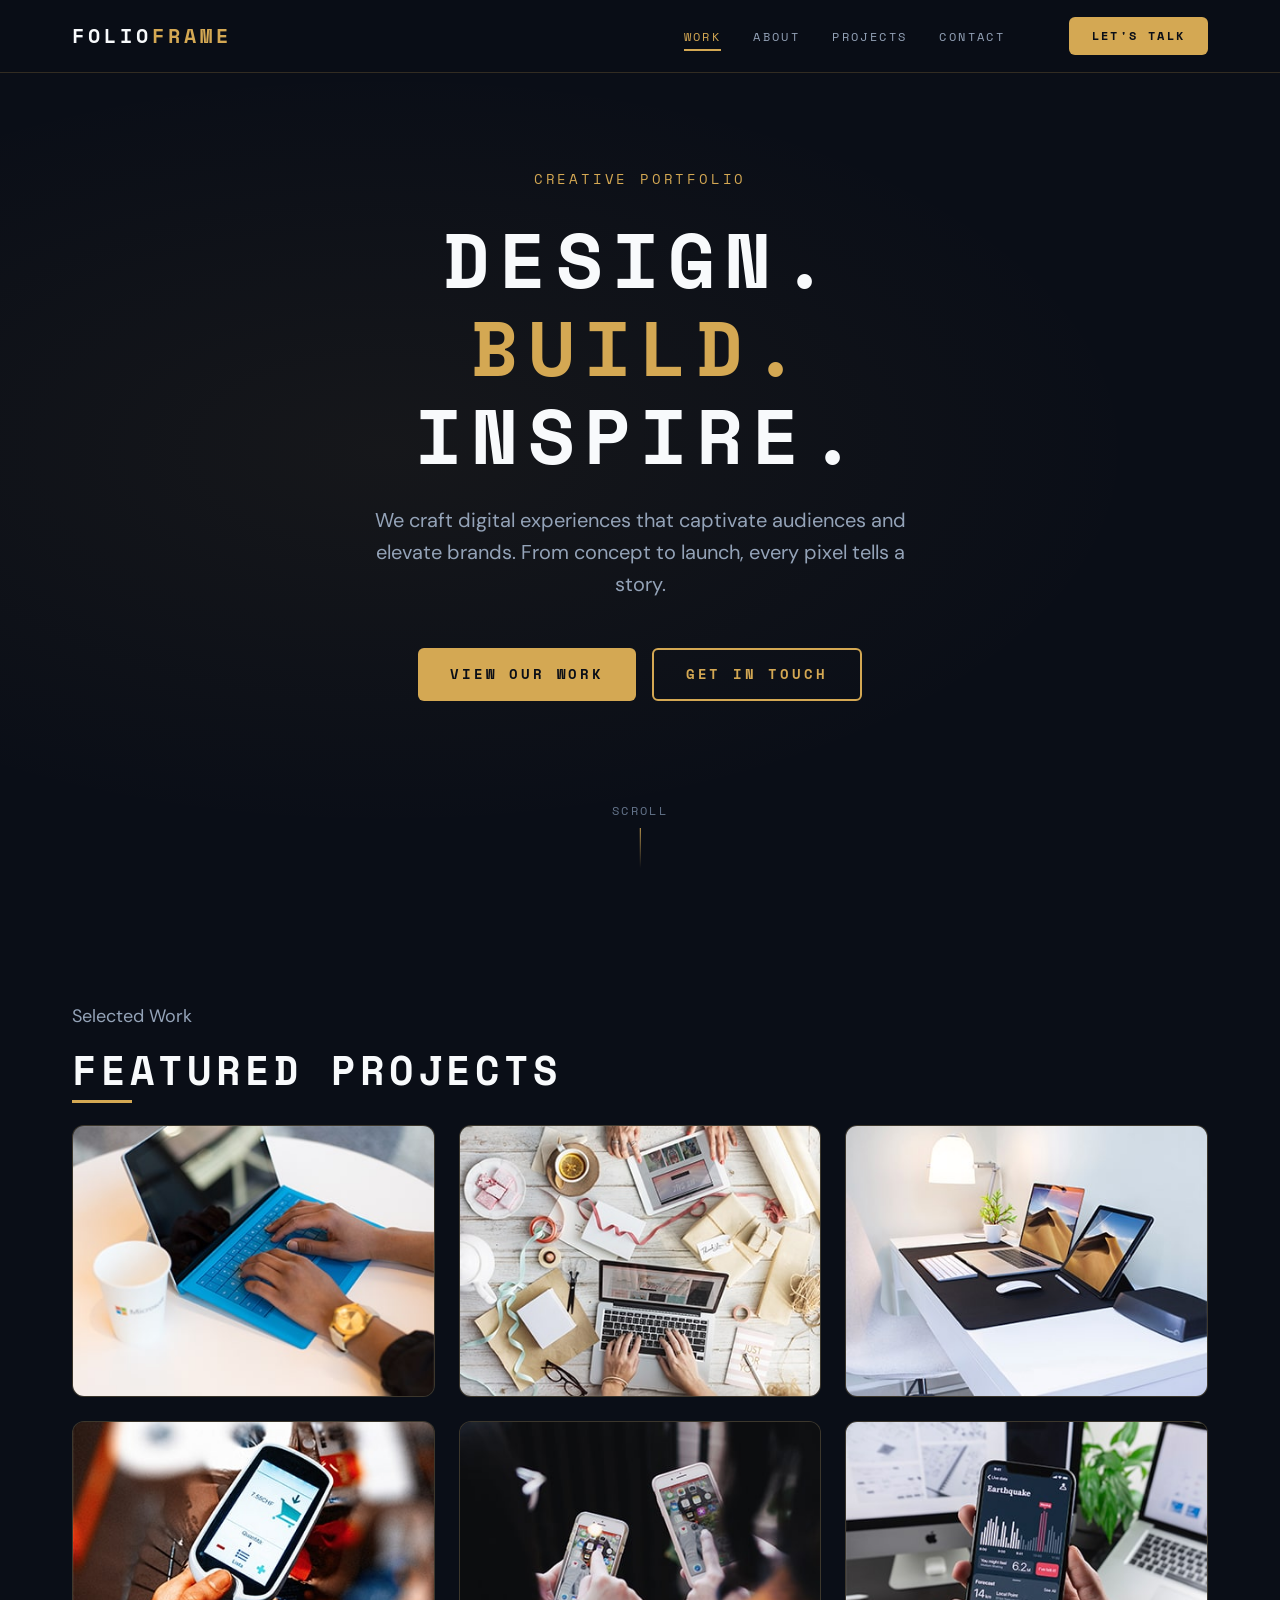
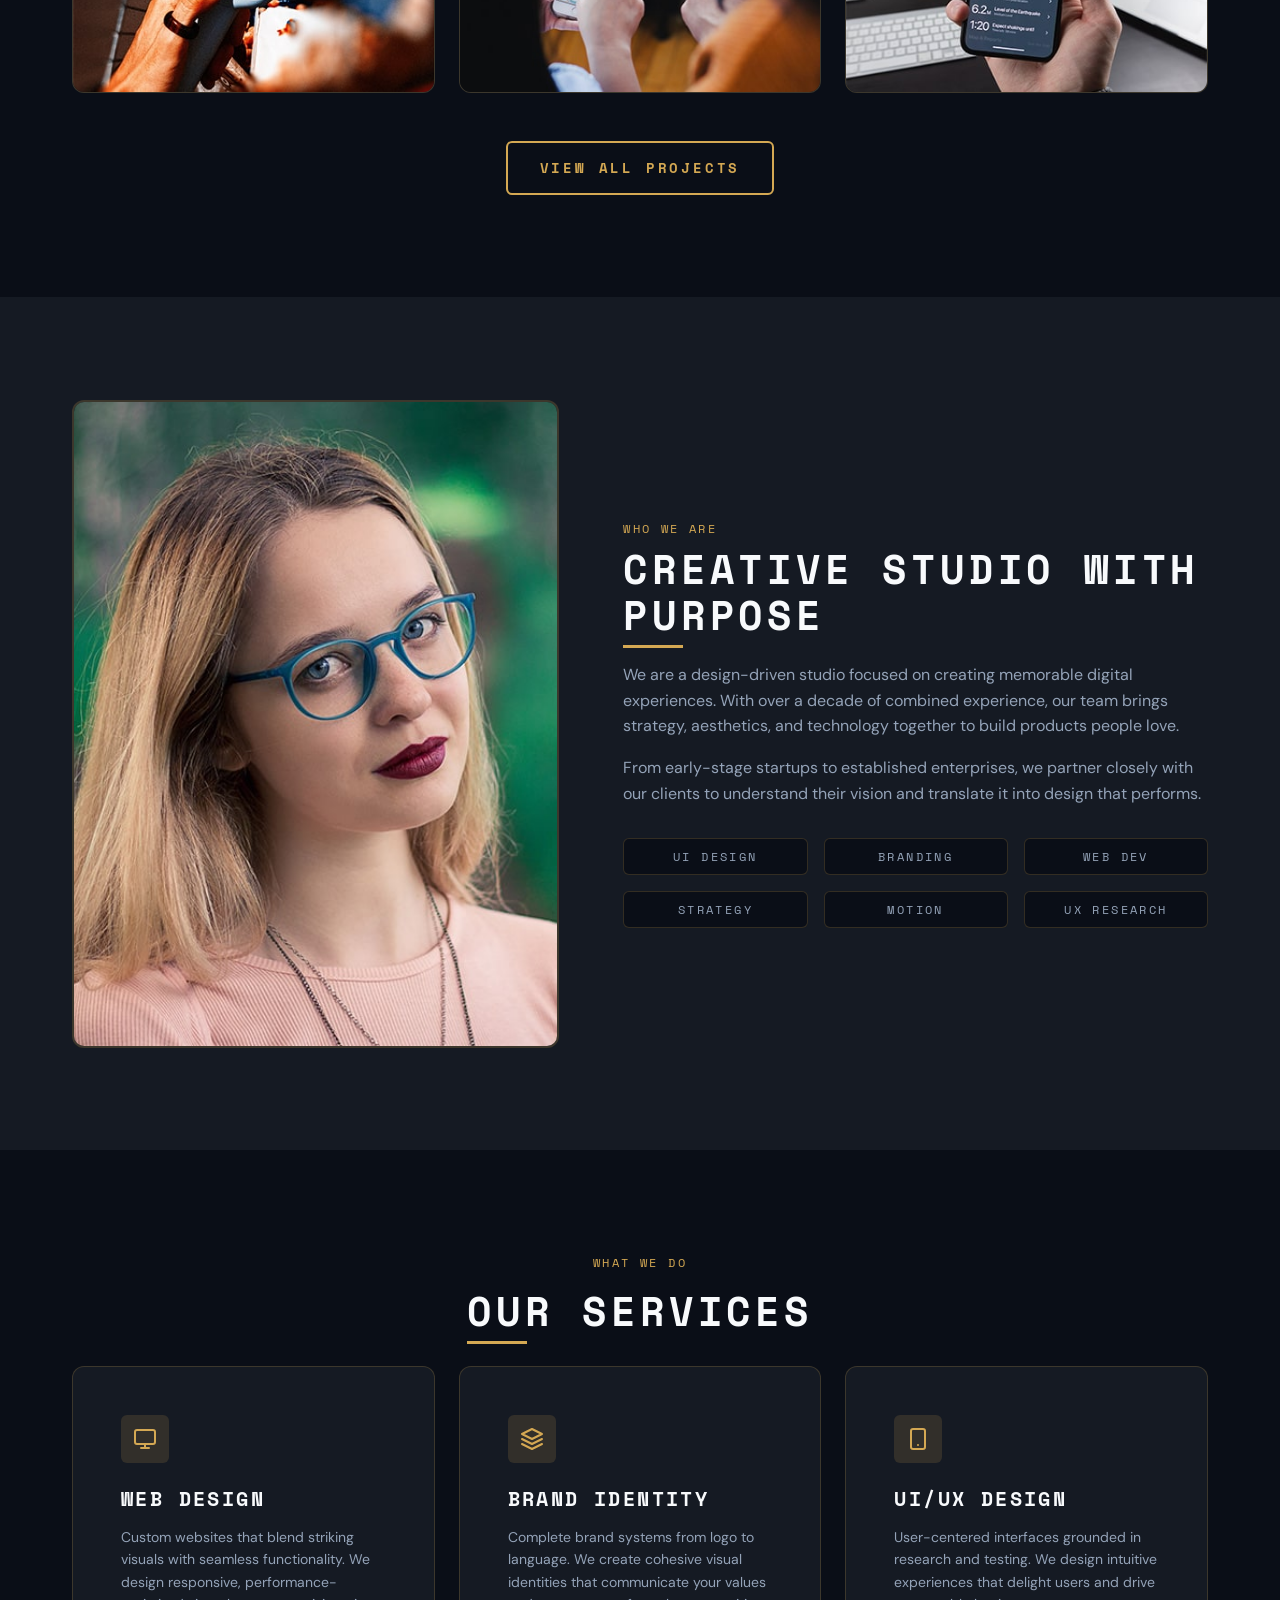
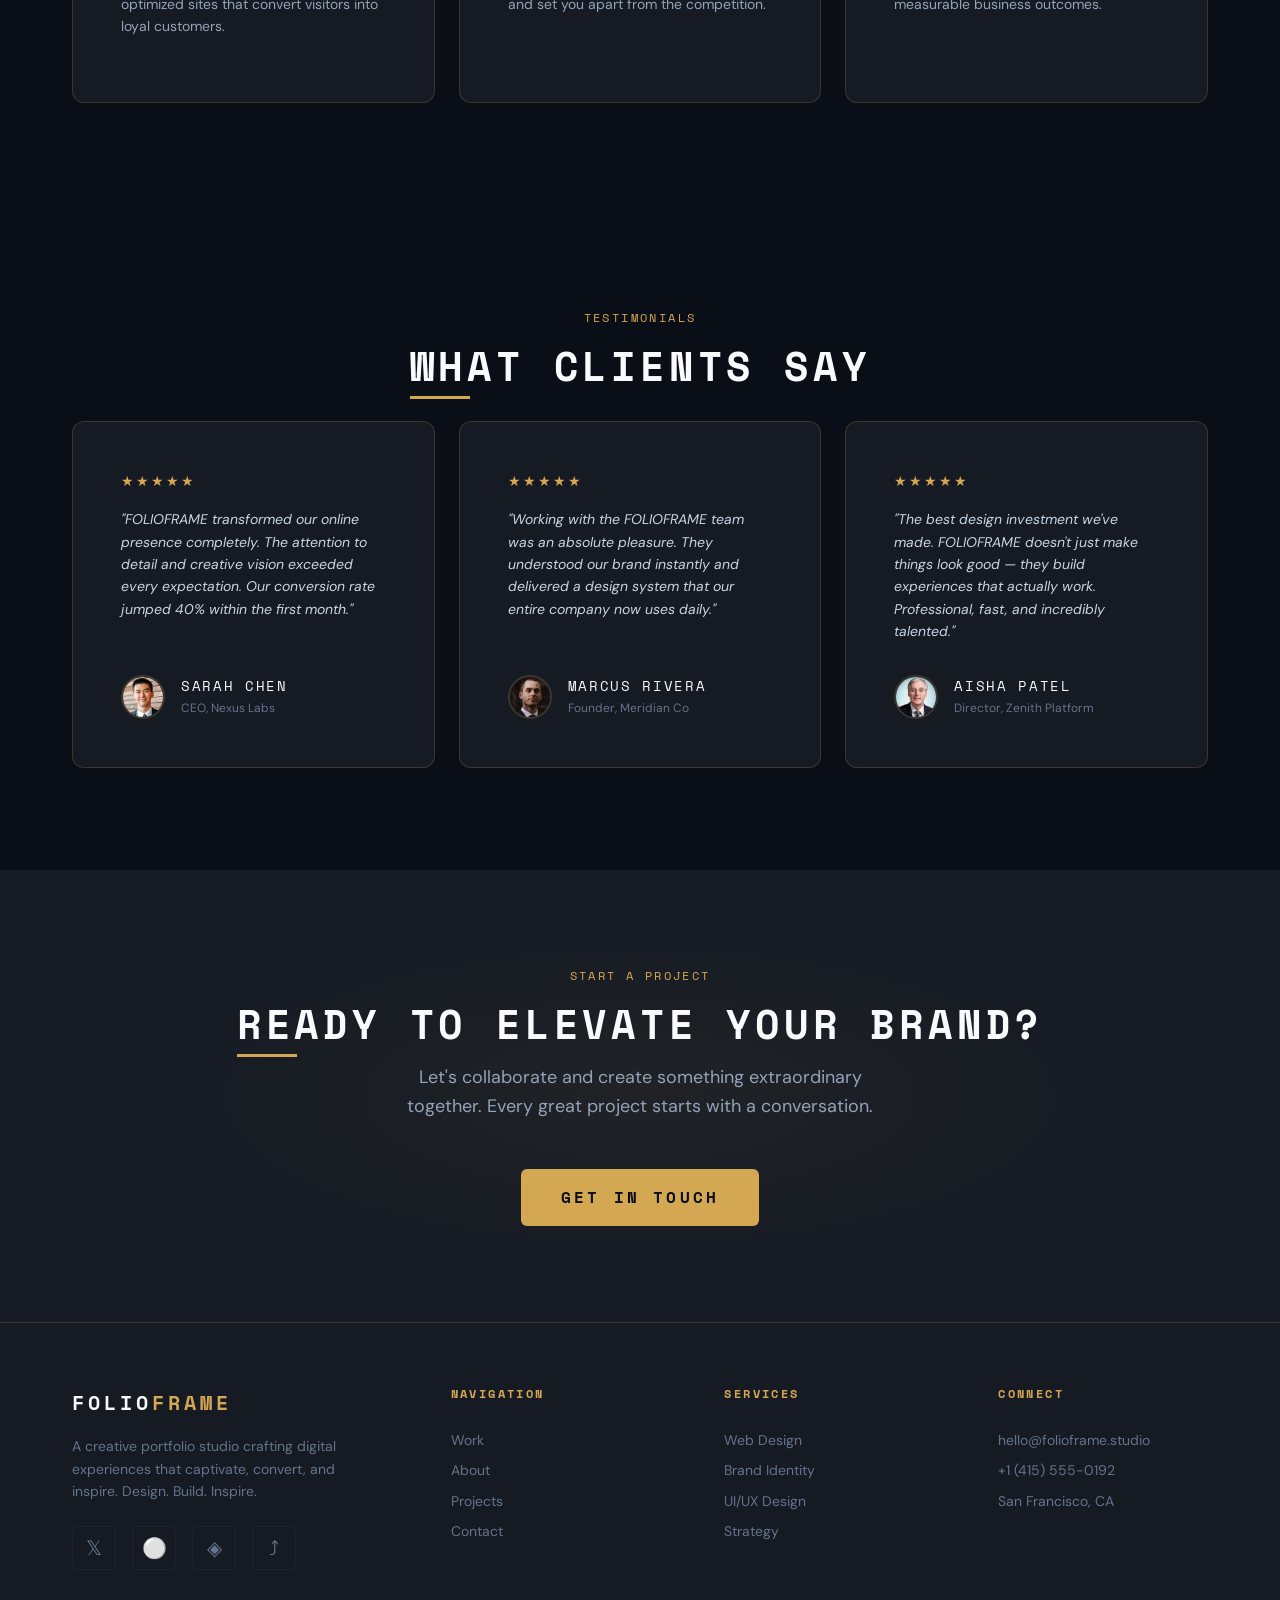
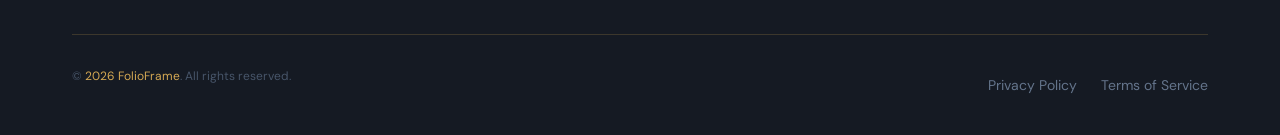
<file: index.html>
<!DOCTYPE html>
<html lang="en">
<head>
  <meta charset="UTF-8">
  <meta name="viewport" content="width=device-width, initial-scale=1.0">
  <title>FOLIOFRAME — Design. Build. Inspire.</title>
  <meta name="description" content="FOLIOFRAME is a creative portfolio template crafted for designers, developers, and creative agencies. Showcase your work with elegance.">
  <link rel="stylesheet" href="assets/css/style.css">
</head>
<body>

  <!-- ================================================================
       HEADER
       ================================================================ -->
  <header class="header">
    <div class="container header__inner">
      <a href="index.html" class="header__brand">Folio<span>Frame</span></a>
      <nav class="header__nav">
        <ul class="header__links">
          <li><a href="index.html" class="active">Work</a></li>
          <li><a href="about.html">About</a></li>
          <li><a href="projects.html">Projects</a></li>
          <li><a href="contact.html">Contact</a></li>
        </ul>
        <a href="contact.html" class="btn btn--primary btn--sm header__cta">Let's Talk</a>
      </nav>
      <div class="burger" role="button" aria-label="Toggle navigation" aria-expanded="false">
        <span></span>
        <span></span>
        <span></span>
      </div>
    </div>
  </header>

  <!-- ================================================================
       HERO
       ================================================================ -->
  <section class="hero">
    <div class="hero__content reveal">
      <span class="hero__label">Creative Portfolio</span>
      <h1 class="hero__title">Design. <span>Build.</span> Inspire.</h1>
      <p class="hero__subtitle">We craft digital experiences that captivate audiences and elevate brands. From concept to launch, every pixel tells a story.</p>
      <div class="hero__actions">
        <a href="#portfolio" class="btn btn--primary">View Our Work</a>
        <a href="contact.html" class="btn btn--outline">Get In Touch</a>
      </div>
    </div>
    <div class="hero__scroll">Scroll</div>
  </section>

  <!-- ================================================================
       PORTFOLIO GRID
       ================================================================ -->
  <section id="portfolio" class="section-darker">
    <div class="container">
      <div class="reveal">
        <span class="section-subtitle mb-md" style="display:block;">Selected Work</span>
        <h2 class="section-title mb-xl">Featured Projects</h2>
      </div>
      <div class="portfolio-grid reveal-stagger">

        <div class="portfolio-item">
          <img src="assets/img/portfolio-1.jpg" alt="Nexus Dashboard — SaaS interface design" class="portfolio-item__img" loading="lazy">
          <div class="portfolio-item__overlay">
            <span class="portfolio-item__category">Web Design</span>
            <h3 class="portfolio-item__title">Nexus Dashboard</h3>
            <a href="projects.html" class="portfolio-item__link">View Project</a>
          </div>
        </div>

        <div class="portfolio-item">
          <img src="assets/img/portfolio-2.jpg" alt="Velvet Lounge — Brand identity" class="portfolio-item__img" loading="lazy">
          <div class="portfolio-item__overlay">
            <span class="portfolio-item__category">Brand Identity</span>
            <h3 class="portfolio-item__title">Velvet Lounge</h3>
            <a href="projects.html" class="portfolio-item__link">View Project</a>
          </div>
        </div>

        <div class="portfolio-item">
          <img src="assets/img/portfolio-3.jpg" alt="Pulse App — Mobile UI/UX" class="portfolio-item__img" loading="lazy">
          <div class="portfolio-item__overlay">
            <span class="portfolio-item__category">UI/UX</span>
            <h3 class="portfolio-item__title">Pulse App</h3>
            <a href="projects.html" class="portfolio-item__link">View Project</a>
          </div>
        </div>

        <div class="portfolio-item">
          <img src="assets/img/portfolio-4.jpg" alt="Arcline Studio — E-commerce design" class="portfolio-item__img" loading="lazy">
          <div class="portfolio-item__overlay">
            <span class="portfolio-item__category">Web Design</span>
            <h3 class="portfolio-item__title">Arcline Studio</h3>
            <a href="projects.html" class="portfolio-item__link">View Project</a>
          </div>
        </div>

        <div class="portfolio-item">
          <img src="assets/img/portfolio-5.jpg" alt="Meridian Co — Brand system" class="portfolio-item__img" loading="lazy">
          <div class="portfolio-item__overlay">
            <span class="portfolio-item__category">Brand Identity</span>
            <h3 class="portfolio-item__title">Meridian Co</h3>
            <a href="projects.html" class="portfolio-item__link">View Project</a>
          </div>
        </div>

        <div class="portfolio-item">
          <img src="assets/img/portfolio-6.jpg" alt="Zenith Platform — Full-stack product" class="portfolio-item__img" loading="lazy">
          <div class="portfolio-item__overlay">
            <span class="portfolio-item__category">UI/UX</span>
            <h3 class="portfolio-item__title">Zenith Platform</h3>
            <a href="projects.html" class="portfolio-item__link">View Project</a>
          </div>
        </div>

      </div>
      <div class="text-center mt-2xl reveal">
        <a href="projects.html" class="btn btn--outline">View All Projects</a>
      </div>
    </div>
  </section>

  <!-- ================================================================
       ABOUT
       ================================================================ -->
  <section class="section-dark">
    <div class="container">
      <div class="about-intro">
        <div class="about-intro__image reveal">
          <img src="assets/img/profile.jpg" alt="FOLIOFRAME team member portrait">
        </div>
        <div class="about-intro__content reveal">
          <span class="text-gold" style="font-family:var(--ff-display);font-size:var(--fs-xs);text-transform:uppercase;letter-spacing:var(--ls-wider);display:block;margin-bottom:var(--sp-sm);">Who We Are</span>
          <h2 class="section-title">Creative Studio With Purpose</h2>
          <p>We are a design-driven studio focused on creating memorable digital experiences. With over a decade of combined experience, our team brings strategy, aesthetics, and technology together to build products people love.</p>
          <p>From early-stage startups to established enterprises, we partner closely with our clients to understand their vision and translate it into design that performs.</p>
          <div class="skills-grid">
            <span class="skill-tag">UI Design</span>
            <span class="skill-tag">Branding</span>
            <span class="skill-tag">Web Dev</span>
            <span class="skill-tag">Strategy</span>
            <span class="skill-tag">Motion</span>
            <span class="skill-tag">UX Research</span>
          </div>
        </div>
      </div>
    </div>
  </section>

  <!-- ================================================================
       SERVICES
       ================================================================ -->
  <section class="section-darker">
    <div class="container">
      <div class="text-center reveal">
        <span class="text-gold mb-md" style="display:block;font-family:var(--ff-display);font-size:var(--fs-xs);text-transform:uppercase;letter-spacing:var(--ls-wider);">What We Do</span>
        <h2 class="section-title mb-xl">Our Services</h2>
      </div>
      <div class="services-grid reveal-stagger">

        <div class="card">
          <div class="card__icon">
            <svg width="24" height="24" fill="none" stroke="currentColor" stroke-width="2" stroke-linecap="round" stroke-linejoin="round" viewBox="0 0 24 24"><rect x="2" y="3" width="20" height="14" rx="2"/><line x1="8" y1="21" x2="16" y2="21"/><line x1="12" y1="17" x2="12" y2="21"/></svg>
          </div>
          <h3 class="card__title">Web Design</h3>
          <p class="card__text">Custom websites that blend striking visuals with seamless functionality. We design responsive, performance-optimized sites that convert visitors into loyal customers.</p>
        </div>

        <div class="card">
          <div class="card__icon">
            <svg width="24" height="24" fill="none" stroke="currentColor" stroke-width="2" stroke-linecap="round" stroke-linejoin="round" viewBox="0 0 24 24"><path d="M12 2L2 7l10 5 10-5-10-5z"/><path d="M2 17l10 5 10-5"/><path d="M2 12l10 5 10-5"/></svg>
          </div>
          <h3 class="card__title">Brand Identity</h3>
          <p class="card__text">Complete brand systems from logo to language. We create cohesive visual identities that communicate your values and set you apart from the competition.</p>
        </div>

        <div class="card">
          <div class="card__icon">
            <svg width="24" height="24" fill="none" stroke="currentColor" stroke-width="2" stroke-linecap="round" stroke-linejoin="round" viewBox="0 0 24 24"><rect x="5" y="2" width="14" height="20" rx="2" ry="2"/><line x1="12" y1="18" x2="12.01" y2="18"/></svg>
          </div>
          <h3 class="card__title">UI/UX Design</h3>
          <p class="card__text">User-centered interfaces grounded in research and testing. We design intuitive experiences that delight users and drive measurable business outcomes.</p>
        </div>

      </div>
    </div>
  </section>

  <!-- ================================================================
       TESTIMONIALS
       ================================================================ -->
  <section class="section-darker">
    <div class="container">
      <div class="text-center reveal">
        <span class="text-gold mb-md" style="display:block;font-family:var(--ff-display);font-size:var(--fs-xs);text-transform:uppercase;letter-spacing:var(--ls-wider);">Testimonials</span>
        <h2 class="section-title mb-xl">What Clients Say</h2>
      </div>
      <div class="testimonials-grid reveal-stagger">

        <div class="testimonial-card">
          <div class="testimonial-card__stars">&#9733;&#9733;&#9733;&#9733;&#9733;</div>
          <p class="testimonial-card__quote">"FOLIOFRAME transformed our online presence completely. The attention to detail and creative vision exceeded every expectation. Our conversion rate jumped 40% within the first month."</p>
          <div class="testimonial-card__author">
            <img src="assets/img/testimonial-1.jpg" alt="Sarah Chen portrait" class="testimonial-card__avatar">
            <div>
              <div class="testimonial-card__name">Sarah Chen</div>
              <div class="testimonial-card__role">CEO, Nexus Labs</div>
            </div>
          </div>
        </div>

        <div class="testimonial-card">
          <div class="testimonial-card__stars">&#9733;&#9733;&#9733;&#9733;&#9733;</div>
          <p class="testimonial-card__quote">"Working with the FOLIOFRAME team was an absolute pleasure. They understood our brand instantly and delivered a design system that our entire company now uses daily."</p>
          <div class="testimonial-card__author">
            <img src="assets/img/testimonial-2.jpg" alt="Marcus Rivera portrait" class="testimonial-card__avatar">
            <div>
              <div class="testimonial-card__name">Marcus Rivera</div>
              <div class="testimonial-card__role">Founder, Meridian Co</div>
            </div>
          </div>
        </div>

        <div class="testimonial-card">
          <div class="testimonial-card__stars">&#9733;&#9733;&#9733;&#9733;&#9733;</div>
          <p class="testimonial-card__quote">"The best design investment we've made. FOLIOFRAME doesn't just make things look good — they build experiences that actually work. Professional, fast, and incredibly talented."</p>
          <div class="testimonial-card__author">
            <img src="assets/img/testimonial-3.jpg" alt="Aisha Patel portrait" class="testimonial-card__avatar">
            <div>
              <div class="testimonial-card__name">Aisha Patel</div>
              <div class="testimonial-card__role">Director, Zenith Platform</div>
            </div>
          </div>
        </div>

      </div>
    </div>
  </section>

  <!-- ================================================================
       CTA
       ================================================================ -->
  <section class="cta-section section-dark">
    <div class="container">
      <div class="reveal">
        <span class="text-gold mb-md" style="display:block;font-family:var(--ff-display);font-size:var(--fs-xs);text-transform:uppercase;letter-spacing:var(--ls-wider);">Start A Project</span>
        <h2 class="section-title mb-lg">Ready to Elevate Your Brand?</h2>
        <p class="section-subtitle mb-xl mx-auto">Let's collaborate and create something extraordinary together. Every great project starts with a conversation.</p>
        <a href="contact.html" class="btn btn--primary btn--lg">Get In Touch</a>
      </div>
    </div>
  </section>

  <!-- ================================================================
       FOOTER
       ================================================================ -->
  <footer class="footer">
    <div class="container">
      <div class="footer__top">
        <div>
          <div class="footer__brand">Folio<span>Frame</span></div>
          <p class="footer__desc">A creative portfolio studio crafting digital experiences that captivate, convert, and inspire. Design. Build. Inspire.</p>
          <div class="social-links mt-lg">
            <a href="#" class="social-link" aria-label="Twitter">&#120143;</a>
            <a href="#" class="social-link" aria-label="Dribbble">&#9898;</a>
            <a href="#" class="social-link" aria-label="GitHub">&#9672;</a>
            <a href="#" class="social-link" aria-label="LinkedIn">&#10548;</a>
          </div>
        </div>
        <div>
          <h4 class="footer__heading">Navigation</h4>
          <div class="footer__links">
            <a href="index.html">Work</a>
            <a href="about.html">About</a>
            <a href="projects.html">Projects</a>
            <a href="contact.html">Contact</a>
          </div>
        </div>
        <div>
          <h4 class="footer__heading">Services</h4>
          <div class="footer__links">
            <a href="about.html">Web Design</a>
            <a href="about.html">Brand Identity</a>
            <a href="about.html">UI/UX Design</a>
            <a href="about.html">Strategy</a>
          </div>
        </div>
        <div>
          <h4 class="footer__heading">Connect</h4>
          <div class="footer__links">
            <a href="mailto:hello@folioframe.studio">hello@folioframe.studio</a>
            <a href="tel:+14155550192">+1 (415) 555-0192</a>
            <a href="contact.html">San Francisco, CA</a>
          </div>
        </div>
      </div>
      <div class="footer__bottom">
        <p class="footer__copy">&copy; <span data-year></span> <span>FolioFrame</span>. All rights reserved.</p>
        <div class="footer__links" style="display:flex;gap:var(--sp-lg);">
          <a href="#">Privacy Policy</a>
          <a href="#">Terms of Service</a>
        </div>
      </div>
    </div>
  </footer>

  <script src="assets/js/main.js"></script>
</body>
</html>
</file>
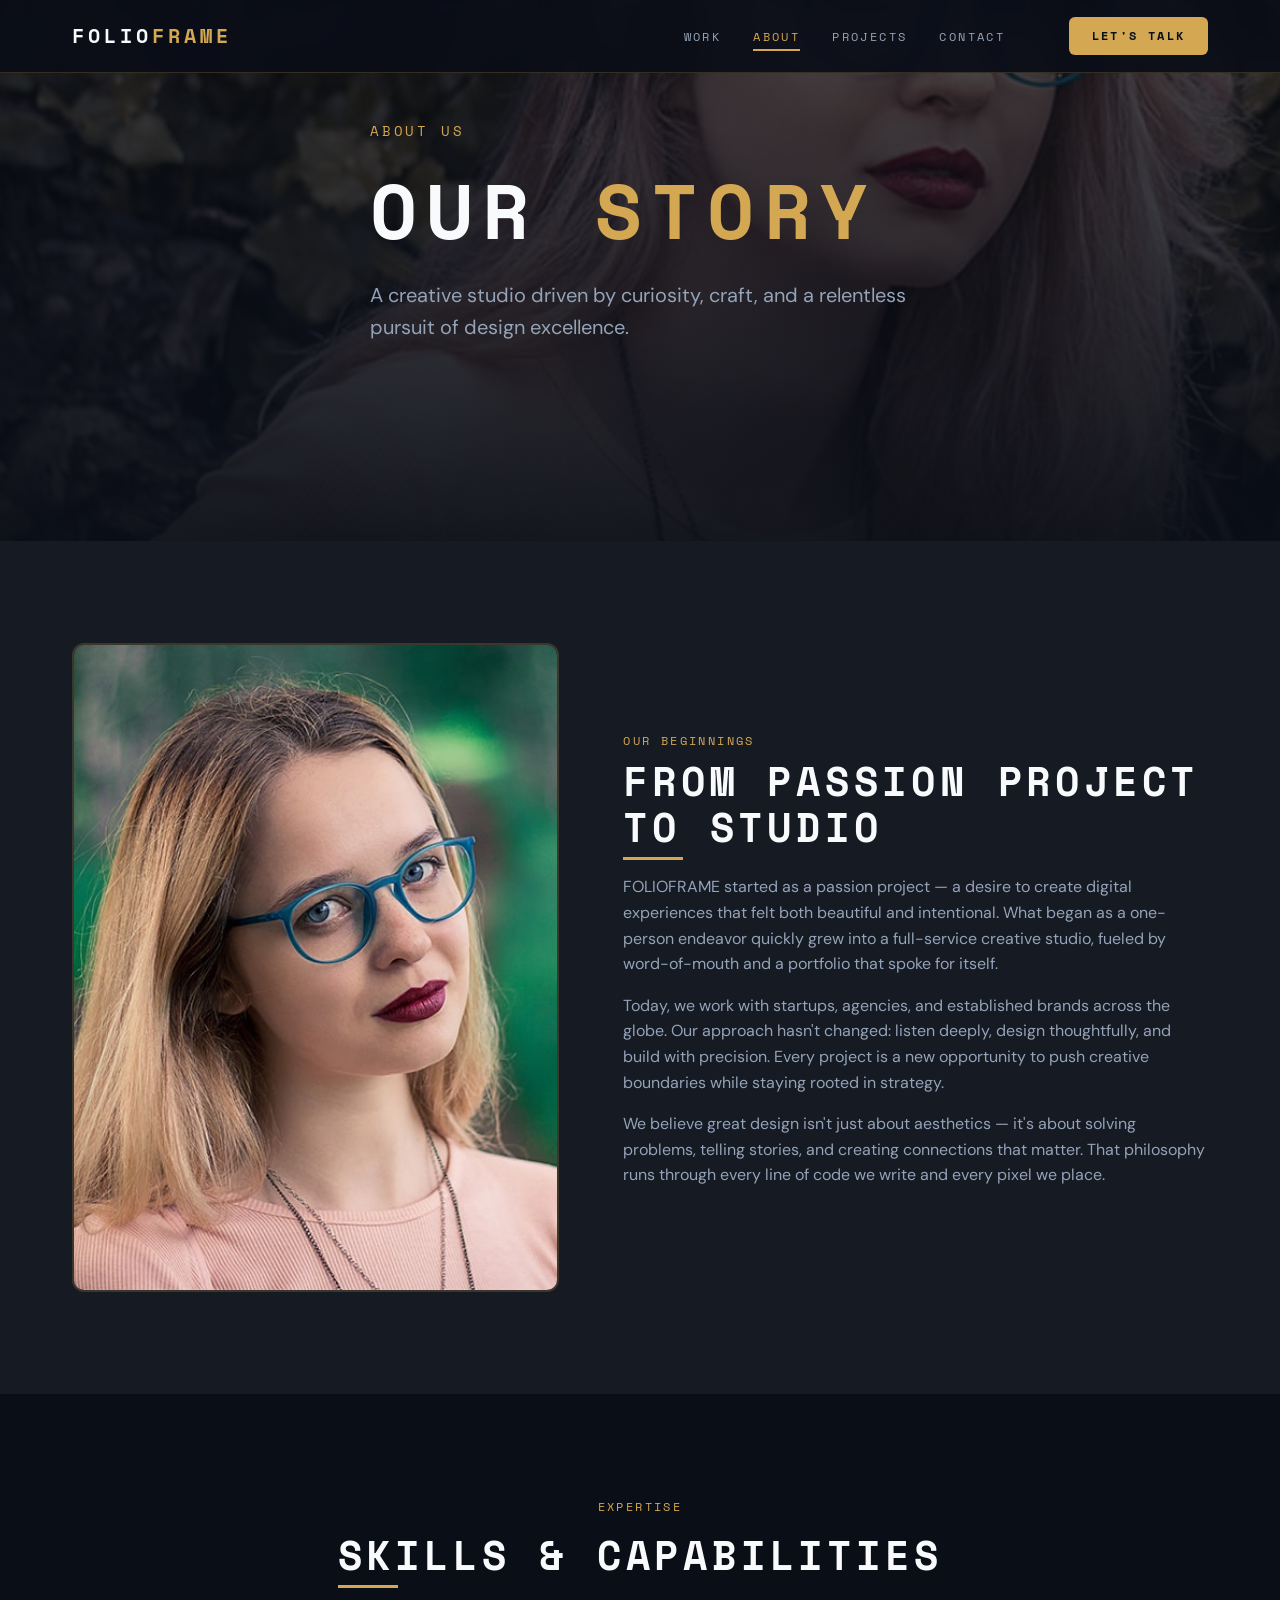
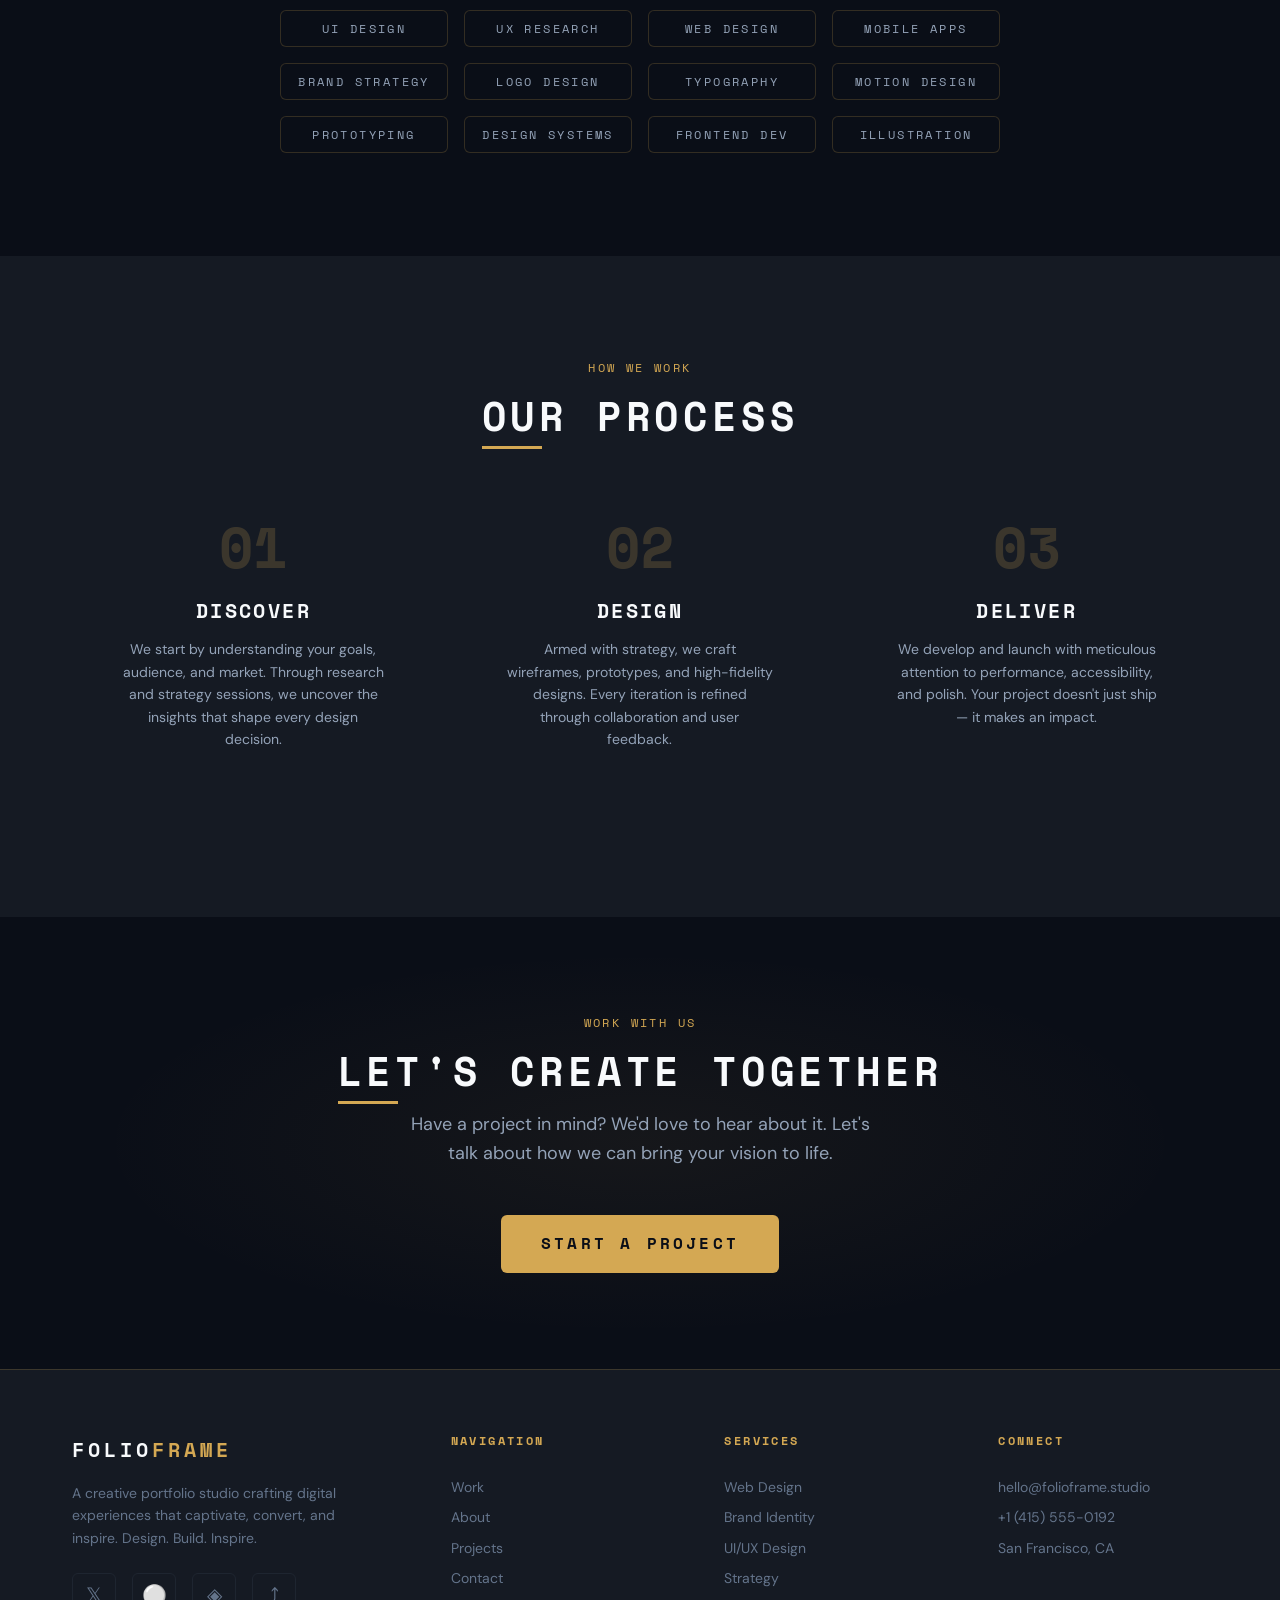
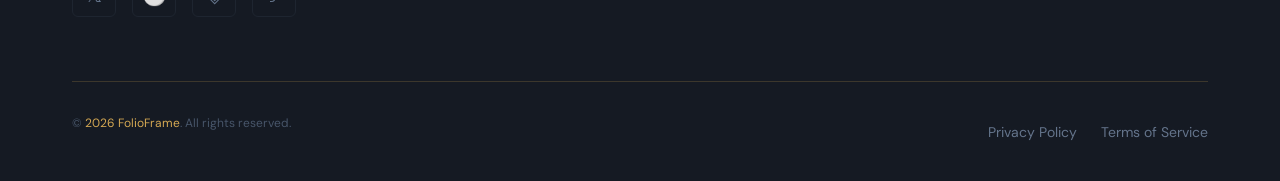
<file: about.html>
<!DOCTYPE html>
<html lang="en">
<head>
  <meta charset="UTF-8">
  <meta name="viewport" content="width=device-width, initial-scale=1.0">
  <title>About — FOLIOFRAME</title>
  <meta name="description" content="Learn about FOLIOFRAME — our story, our process, and the team behind the creative portfolio studio.">
  <link rel="stylesheet" href="assets/css/style.css">
</head>
<body>

  <!-- ================================================================
       HEADER
       ================================================================ -->
  <header class="header">
    <div class="container header__inner">
      <a href="index.html" class="header__brand">Folio<span>Frame</span></a>
      <nav class="header__nav">
        <ul class="header__links">
          <li><a href="index.html">Work</a></li>
          <li><a href="about.html" class="active">About</a></li>
          <li><a href="projects.html">Projects</a></li>
          <li><a href="contact.html">Contact</a></li>
        </ul>
        <a href="contact.html" class="btn btn--primary btn--sm header__cta">Let's Talk</a>
      </nav>
      <div class="burger" role="button" aria-label="Toggle navigation" aria-expanded="false">
        <span></span>
        <span></span>
        <span></span>
      </div>
    </div>
  </header>

  <!-- ================================================================
       PAGE HERO
       ================================================================ -->
  <section class="hero hero--page" style="background-image:url('assets/img/about.jpg');">
    <div class="hero__content reveal">
      <span class="hero__label">About Us</span>
      <h1 class="hero__title">Our <span>Story</span></h1>
      <p class="hero__subtitle">A creative studio driven by curiosity, craft, and a relentless pursuit of design excellence.</p>
    </div>
  </section>

  <!-- ================================================================
       BIO SECTION
       ================================================================ -->
  <section class="section-dark">
    <div class="container">
      <div class="about-intro">
        <div class="about-intro__image reveal">
          <img src="assets/img/profile.jpg" alt="FOLIOFRAME founder portrait">
        </div>
        <div class="about-intro__content reveal">
          <span class="text-gold" style="font-family:var(--ff-display);font-size:var(--fs-xs);text-transform:uppercase;letter-spacing:var(--ls-wider);display:block;margin-bottom:var(--sp-sm);">Our Beginnings</span>
          <h2 class="section-title mb-lg">From Passion Project to Studio</h2>
          <p>FOLIOFRAME started as a passion project — a desire to create digital experiences that felt both beautiful and intentional. What began as a one-person endeavor quickly grew into a full-service creative studio, fueled by word-of-mouth and a portfolio that spoke for itself.</p>
          <p>Today, we work with startups, agencies, and established brands across the globe. Our approach hasn't changed: listen deeply, design thoughtfully, and build with precision. Every project is a new opportunity to push creative boundaries while staying rooted in strategy.</p>
          <p>We believe great design isn't just about aesthetics — it's about solving problems, telling stories, and creating connections that matter. That philosophy runs through every line of code we write and every pixel we place.</p>
        </div>
      </div>
    </div>
  </section>

  <!-- ================================================================
       SKILLS & EXPERTISE
       ================================================================ -->
  <section class="section-darker">
    <div class="container">
      <div class="text-center reveal">
        <span class="text-gold mb-md" style="display:block;font-family:var(--ff-display);font-size:var(--fs-xs);text-transform:uppercase;letter-spacing:var(--ls-wider);">Expertise</span>
        <h2 class="section-title mb-xl">Skills &amp; Capabilities</h2>
      </div>
      <div class="skills-grid reveal-stagger" style="max-width:720px;margin:0 auto;grid-template-columns:repeat(auto-fill,minmax(150px,1fr));">
        <span class="skill-tag">UI Design</span>
        <span class="skill-tag">UX Research</span>
        <span class="skill-tag">Web Design</span>
        <span class="skill-tag">Mobile Apps</span>
        <span class="skill-tag">Brand Strategy</span>
        <span class="skill-tag">Logo Design</span>
        <span class="skill-tag">Typography</span>
        <span class="skill-tag">Motion Design</span>
        <span class="skill-tag">Prototyping</span>
        <span class="skill-tag">Design Systems</span>
        <span class="skill-tag">Frontend Dev</span>
        <span class="skill-tag">Illustration</span>
      </div>
    </div>
  </section>

  <!-- ================================================================
       PROCESS
       ================================================================ -->
  <section class="section-dark">
    <div class="container">
      <div class="text-center reveal">
        <span class="text-gold mb-md" style="display:block;font-family:var(--ff-display);font-size:var(--fs-xs);text-transform:uppercase;letter-spacing:var(--ls-wider);">How We Work</span>
        <h2 class="section-title mb-xl">Our Process</h2>
      </div>
      <div class="process-grid reveal-stagger">

        <div class="process-step">
          <div class="process-step__number">01</div>
          <h3 class="process-step__title">Discover</h3>
          <p class="process-step__text">We start by understanding your goals, audience, and market. Through research and strategy sessions, we uncover the insights that shape every design decision.</p>
        </div>

        <div class="process-step">
          <div class="process-step__number">02</div>
          <h3 class="process-step__title">Design</h3>
          <p class="process-step__text">Armed with strategy, we craft wireframes, prototypes, and high-fidelity designs. Every iteration is refined through collaboration and user feedback.</p>
        </div>

        <div class="process-step">
          <div class="process-step__number">03</div>
          <h3 class="process-step__title">Deliver</h3>
          <p class="process-step__text">We develop and launch with meticulous attention to performance, accessibility, and polish. Your project doesn't just ship — it makes an impact.</p>
        </div>

      </div>
    </div>
  </section>

  <!-- ================================================================
       CTA
       ================================================================ -->
  <section class="cta-section section-darker">
    <div class="container">
      <div class="reveal">
        <span class="text-gold mb-md" style="display:block;font-family:var(--ff-display);font-size:var(--fs-xs);text-transform:uppercase;letter-spacing:var(--ls-wider);">Work With Us</span>
        <h2 class="section-title mb-lg">Let's Create Together</h2>
        <p class="section-subtitle mb-xl mx-auto">Have a project in mind? We'd love to hear about it. Let's talk about how we can bring your vision to life.</p>
        <a href="contact.html" class="btn btn--primary btn--lg">Start a Project</a>
      </div>
    </div>
  </section>

  <!-- ================================================================
       FOOTER
       ================================================================ -->
  <footer class="footer">
    <div class="container">
      <div class="footer__top">
        <div>
          <div class="footer__brand">Folio<span>Frame</span></div>
          <p class="footer__desc">A creative portfolio studio crafting digital experiences that captivate, convert, and inspire. Design. Build. Inspire.</p>
          <div class="social-links mt-lg">
            <a href="#" class="social-link" aria-label="Twitter">&#120143;</a>
            <a href="#" class="social-link" aria-label="Dribbble">&#9898;</a>
            <a href="#" class="social-link" aria-label="GitHub">&#9672;</a>
            <a href="#" class="social-link" aria-label="LinkedIn">&#10548;</a>
          </div>
        </div>
        <div>
          <h4 class="footer__heading">Navigation</h4>
          <div class="footer__links">
            <a href="index.html">Work</a>
            <a href="about.html">About</a>
            <a href="projects.html">Projects</a>
            <a href="contact.html">Contact</a>
          </div>
        </div>
        <div>
          <h4 class="footer__heading">Services</h4>
          <div class="footer__links">
            <a href="about.html">Web Design</a>
            <a href="about.html">Brand Identity</a>
            <a href="about.html">UI/UX Design</a>
            <a href="about.html">Strategy</a>
          </div>
        </div>
        <div>
          <h4 class="footer__heading">Connect</h4>
          <div class="footer__links">
            <a href="mailto:hello@folioframe.studio">hello@folioframe.studio</a>
            <a href="tel:+14155550192">+1 (415) 555-0192</a>
            <a href="contact.html">San Francisco, CA</a>
          </div>
        </div>
      </div>
      <div class="footer__bottom">
        <p class="footer__copy">&copy; <span data-year></span> <span>FolioFrame</span>. All rights reserved.</p>
        <div class="footer__links" style="display:flex;gap:var(--sp-lg);">
          <a href="#">Privacy Policy</a>
          <a href="#">Terms of Service</a>
        </div>
      </div>
    </div>
  </footer>

  <script src="assets/js/main.js"></script>
</body>
</html>
</file>
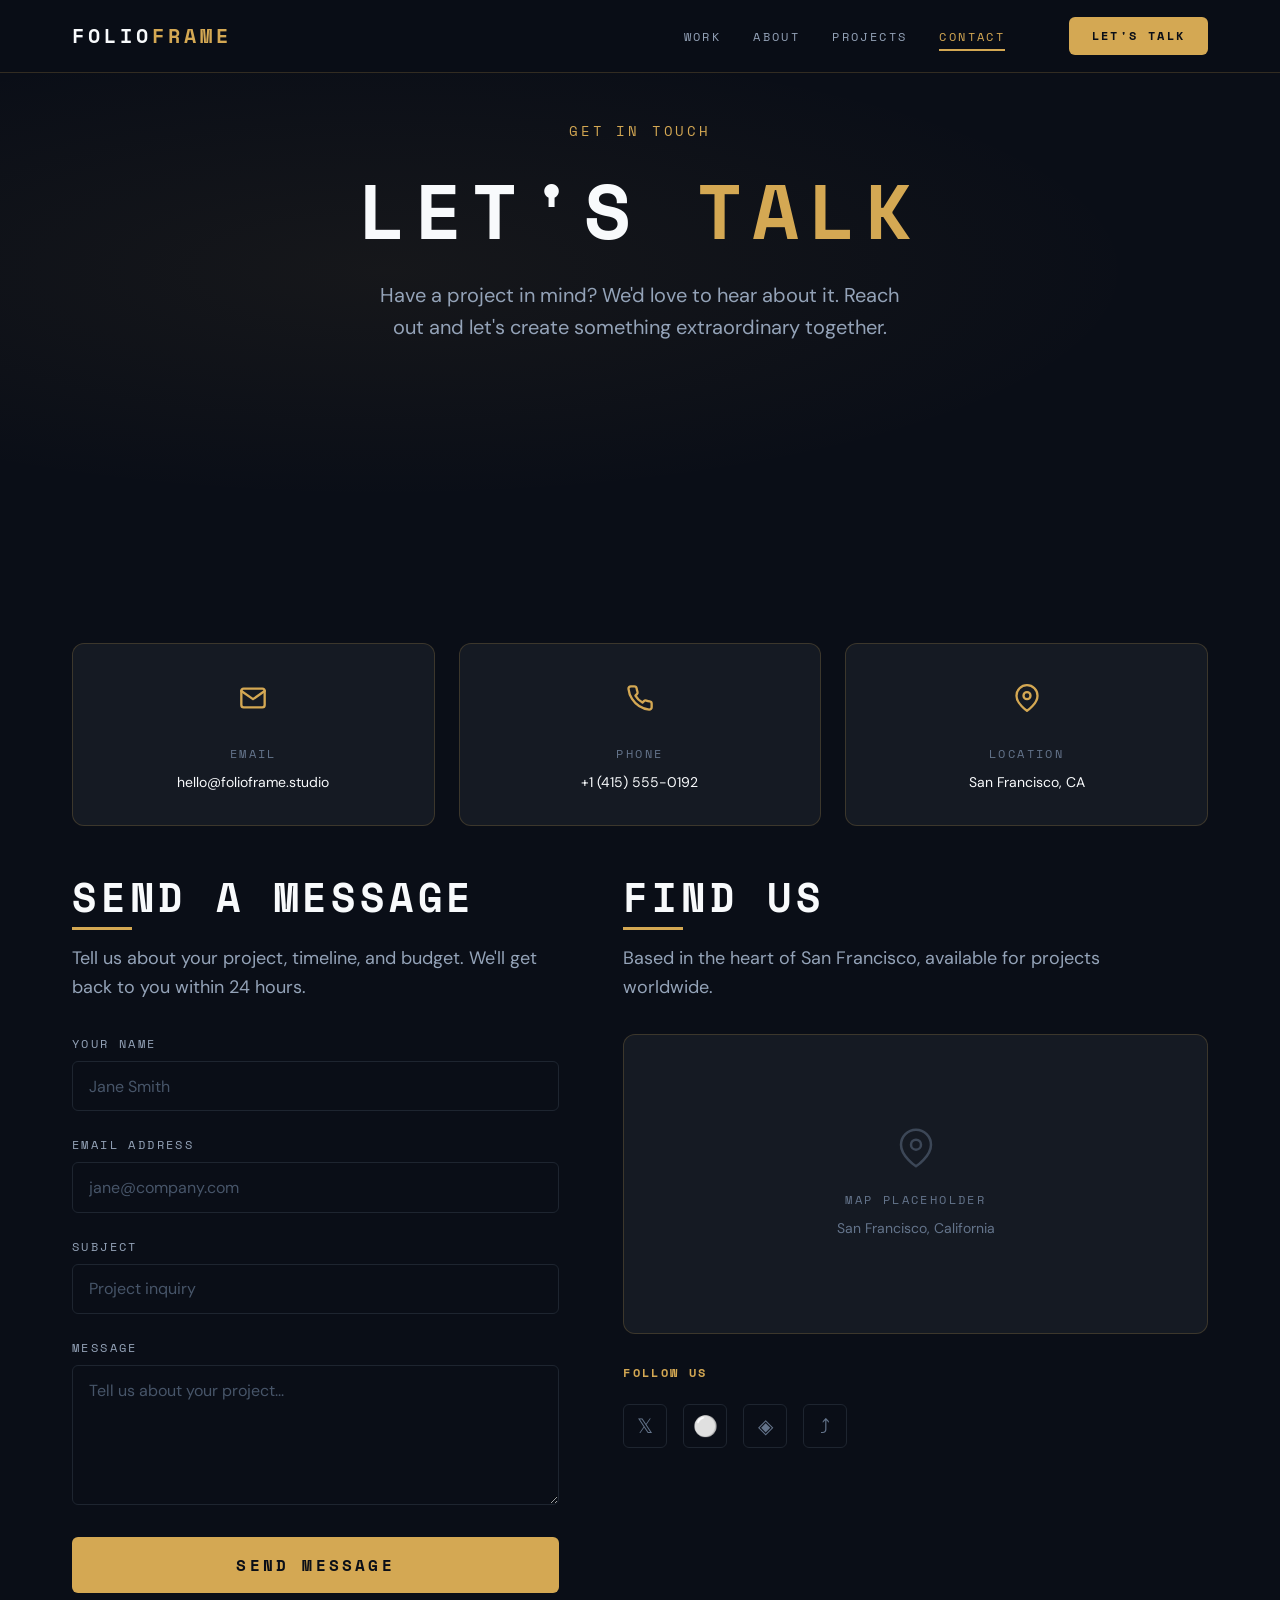
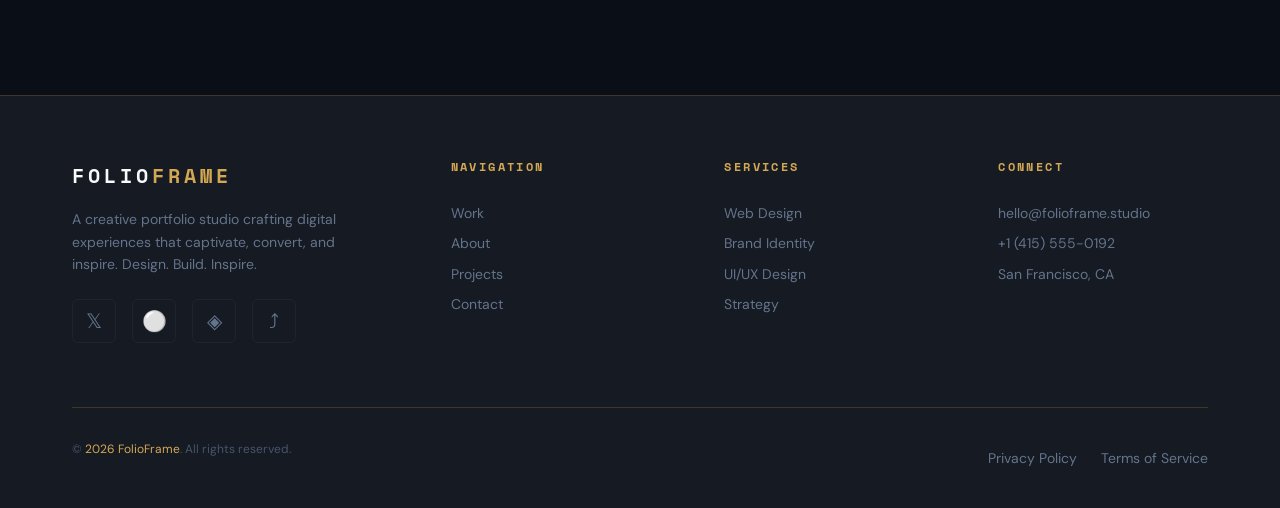
<file: contact.html>
<!DOCTYPE html>
<html lang="en">
<head>
  <meta charset="UTF-8">
  <meta name="viewport" content="width=device-width, initial-scale=1.0">
  <title>Contact — FOLIOFRAME</title>
  <meta name="description" content="Get in touch with FOLIOFRAME. Let's discuss your next project and bring your vision to life.">
  <link rel="stylesheet" href="assets/css/style.css">
</head>
<body>

  <!-- ================================================================
       HEADER
       ================================================================ -->
  <header class="header">
    <div class="container header__inner">
      <a href="index.html" class="header__brand">Folio<span>Frame</span></a>
      <nav class="header__nav">
        <ul class="header__links">
          <li><a href="index.html">Work</a></li>
          <li><a href="about.html">About</a></li>
          <li><a href="projects.html">Projects</a></li>
          <li><a href="contact.html" class="active">Contact</a></li>
        </ul>
        <a href="contact.html" class="btn btn--primary btn--sm header__cta">Let's Talk</a>
      </nav>
      <div class="burger" role="button" aria-label="Toggle navigation" aria-expanded="false">
        <span></span>
        <span></span>
        <span></span>
      </div>
    </div>
  </header>

  <!-- ================================================================
       PAGE HERO
       ================================================================ -->
  <section class="hero" style="min-height:40vh;">
    <div class="hero__content reveal">
      <span class="hero__label">Get In Touch</span>
      <h1 class="hero__title">Let's <span>Talk</span></h1>
      <p class="hero__subtitle">Have a project in mind? We'd love to hear about it. Reach out and let's create something extraordinary together.</p>
    </div>
  </section>

  <!-- ================================================================
       CONTACT INFO CARDS
       ================================================================ -->
  <section class="section-darker">
    <div class="container">

      <div class="contact-info-grid reveal-stagger">
        <div class="contact-info-card">
          <div class="contact-info-card__icon">
            <svg width="28" height="28" fill="none" stroke="currentColor" stroke-width="2" stroke-linecap="round" stroke-linejoin="round" viewBox="0 0 24 24"><path d="M4 4h16c1.1 0 2 .9 2 2v12c0 1.1-.9 2-2 2H4c-1.1 0-2-.9-2-2V6c0-1.1.9-2 2-2z"/><polyline points="22,6 12,13 2,6"/></svg>
          </div>
          <div class="contact-info-card__label">Email</div>
          <div class="contact-info-card__value"><a href="mailto:hello@folioframe.studio">hello@folioframe.studio</a></div>
        </div>

        <div class="contact-info-card">
          <div class="contact-info-card__icon">
            <svg width="28" height="28" fill="none" stroke="currentColor" stroke-width="2" stroke-linecap="round" stroke-linejoin="round" viewBox="0 0 24 24"><path d="M22 16.92v3a2 2 0 0 1-2.18 2 19.79 19.79 0 0 1-8.63-3.07 19.5 19.5 0 0 1-6-6 19.79 19.79 0 0 1-3.07-8.67A2 2 0 0 1 4.11 2h3a2 2 0 0 1 2 1.72 12.84 12.84 0 0 0 .7 2.81 2 2 0 0 1-.45 2.11L8.09 9.91a16 16 0 0 0 6 6l1.27-1.27a2 2 0 0 1 2.11-.45 12.84 12.84 0 0 0 2.81.7A2 2 0 0 1 22 16.92z"/></svg>
          </div>
          <div class="contact-info-card__label">Phone</div>
          <div class="contact-info-card__value"><a href="tel:+14155550192">+1 (415) 555-0192</a></div>
        </div>

        <div class="contact-info-card">
          <div class="contact-info-card__icon">
            <svg width="28" height="28" fill="none" stroke="currentColor" stroke-width="2" stroke-linecap="round" stroke-linejoin="round" viewBox="0 0 24 24"><path d="M21 10c0 7-9 13-9 13s-9-6-9-13a9 9 0 0 1 18 0z"/><circle cx="12" cy="10" r="3"/></svg>
          </div>
          <div class="contact-info-card__label">Location</div>
          <div class="contact-info-card__value">San Francisco, CA</div>
        </div>
      </div>

      <!-- ================================================================
           CONTACT FORM + MAP
           ================================================================ -->
      <div class="contact-grid mt-2xl">

        <div class="reveal">
          <h2 class="section-title mb-lg">Send a Message</h2>
          <p class="section-subtitle mb-xl">Tell us about your project, timeline, and budget. We'll get back to you within 24 hours.</p>

          <form data-form class="contact-form">
            <div class="form-group">
              <label for="name">Your Name</label>
              <input type="text" id="name" name="name" placeholder="Jane Smith" required>
            </div>
            <div class="form-group">
              <label for="email">Email Address</label>
              <input type="email" id="email" name="email" placeholder="jane@company.com" required>
            </div>
            <div class="form-group">
              <label for="subject">Subject</label>
              <input type="text" id="subject" name="subject" placeholder="Project inquiry">
            </div>
            <div class="form-group">
              <label for="message">Message</label>
              <textarea id="message" name="message" placeholder="Tell us about your project..." required></textarea>
            </div>
            <button type="submit" class="btn btn--primary btn--lg" style="width:100%;">Send Message</button>
            <div class="form-ok">Message sent successfully! We'll be in touch.</div>
            <div class="form-err">Please fill in all required fields correctly.</div>
          </form>
        </div>

        <div class="reveal">
          <h2 class="section-title mb-lg">Find Us</h2>
          <p class="section-subtitle mb-xl">Based in the heart of San Francisco, available for projects worldwide.</p>
          <div class="map-placeholder">
            <div style="text-align:center;">
              <svg width="40" height="40" fill="none" stroke="currentColor" stroke-width="1.5" stroke-linecap="round" stroke-linejoin="round" viewBox="0 0 24 24" style="margin-bottom:var(--sp-md);opacity:0.5;"><path d="M21 10c0 7-9 13-9 13s-9-6-9-13a9 9 0 0 1 18 0z"/><circle cx="12" cy="10" r="3"/></svg>
              <div>Map Placeholder</div>
              <div style="margin-top:var(--sp-sm);font-family:var(--ff-body);text-transform:none;letter-spacing:normal;font-size:var(--fs-sm);">San Francisco, California</div>
            </div>
          </div>

          <div class="mt-xl">
            <h4 class="footer__heading mb-lg">Follow Us</h4>
            <div class="social-links">
              <a href="#" class="social-link" aria-label="Twitter">&#120143;</a>
              <a href="#" class="social-link" aria-label="Dribbble">&#9898;</a>
              <a href="#" class="social-link" aria-label="GitHub">&#9672;</a>
              <a href="#" class="social-link" aria-label="LinkedIn">&#10548;</a>
            </div>
          </div>
        </div>

      </div>

    </div>
  </section>

  <!-- ================================================================
       FOOTER
       ================================================================ -->
  <footer class="footer">
    <div class="container">
      <div class="footer__top">
        <div>
          <div class="footer__brand">Folio<span>Frame</span></div>
          <p class="footer__desc">A creative portfolio studio crafting digital experiences that captivate, convert, and inspire. Design. Build. Inspire.</p>
          <div class="social-links mt-lg">
            <a href="#" class="social-link" aria-label="Twitter">&#120143;</a>
            <a href="#" class="social-link" aria-label="Dribbble">&#9898;</a>
            <a href="#" class="social-link" aria-label="GitHub">&#9672;</a>
            <a href="#" class="social-link" aria-label="LinkedIn">&#10548;</a>
          </div>
        </div>
        <div>
          <h4 class="footer__heading">Navigation</h4>
          <div class="footer__links">
            <a href="index.html">Work</a>
            <a href="about.html">About</a>
            <a href="projects.html">Projects</a>
            <a href="contact.html">Contact</a>
          </div>
        </div>
        <div>
          <h4 class="footer__heading">Services</h4>
          <div class="footer__links">
            <a href="about.html">Web Design</a>
            <a href="about.html">Brand Identity</a>
            <a href="about.html">UI/UX Design</a>
            <a href="about.html">Strategy</a>
          </div>
        </div>
        <div>
          <h4 class="footer__heading">Connect</h4>
          <div class="footer__links">
            <a href="mailto:hello@folioframe.studio">hello@folioframe.studio</a>
            <a href="tel:+14155550192">+1 (415) 555-0192</a>
            <a href="contact.html">San Francisco, CA</a>
          </div>
        </div>
      </div>
      <div class="footer__bottom">
        <p class="footer__copy">&copy; <span data-year></span> <span>FolioFrame</span>. All rights reserved.</p>
        <div class="footer__links" style="display:flex;gap:var(--sp-lg);">
          <a href="#">Privacy Policy</a>
          <a href="#">Terms of Service</a>
        </div>
      </div>
    </div>
  </footer>

  <script src="assets/js/main.js"></script>
</body>
</html>
</file>
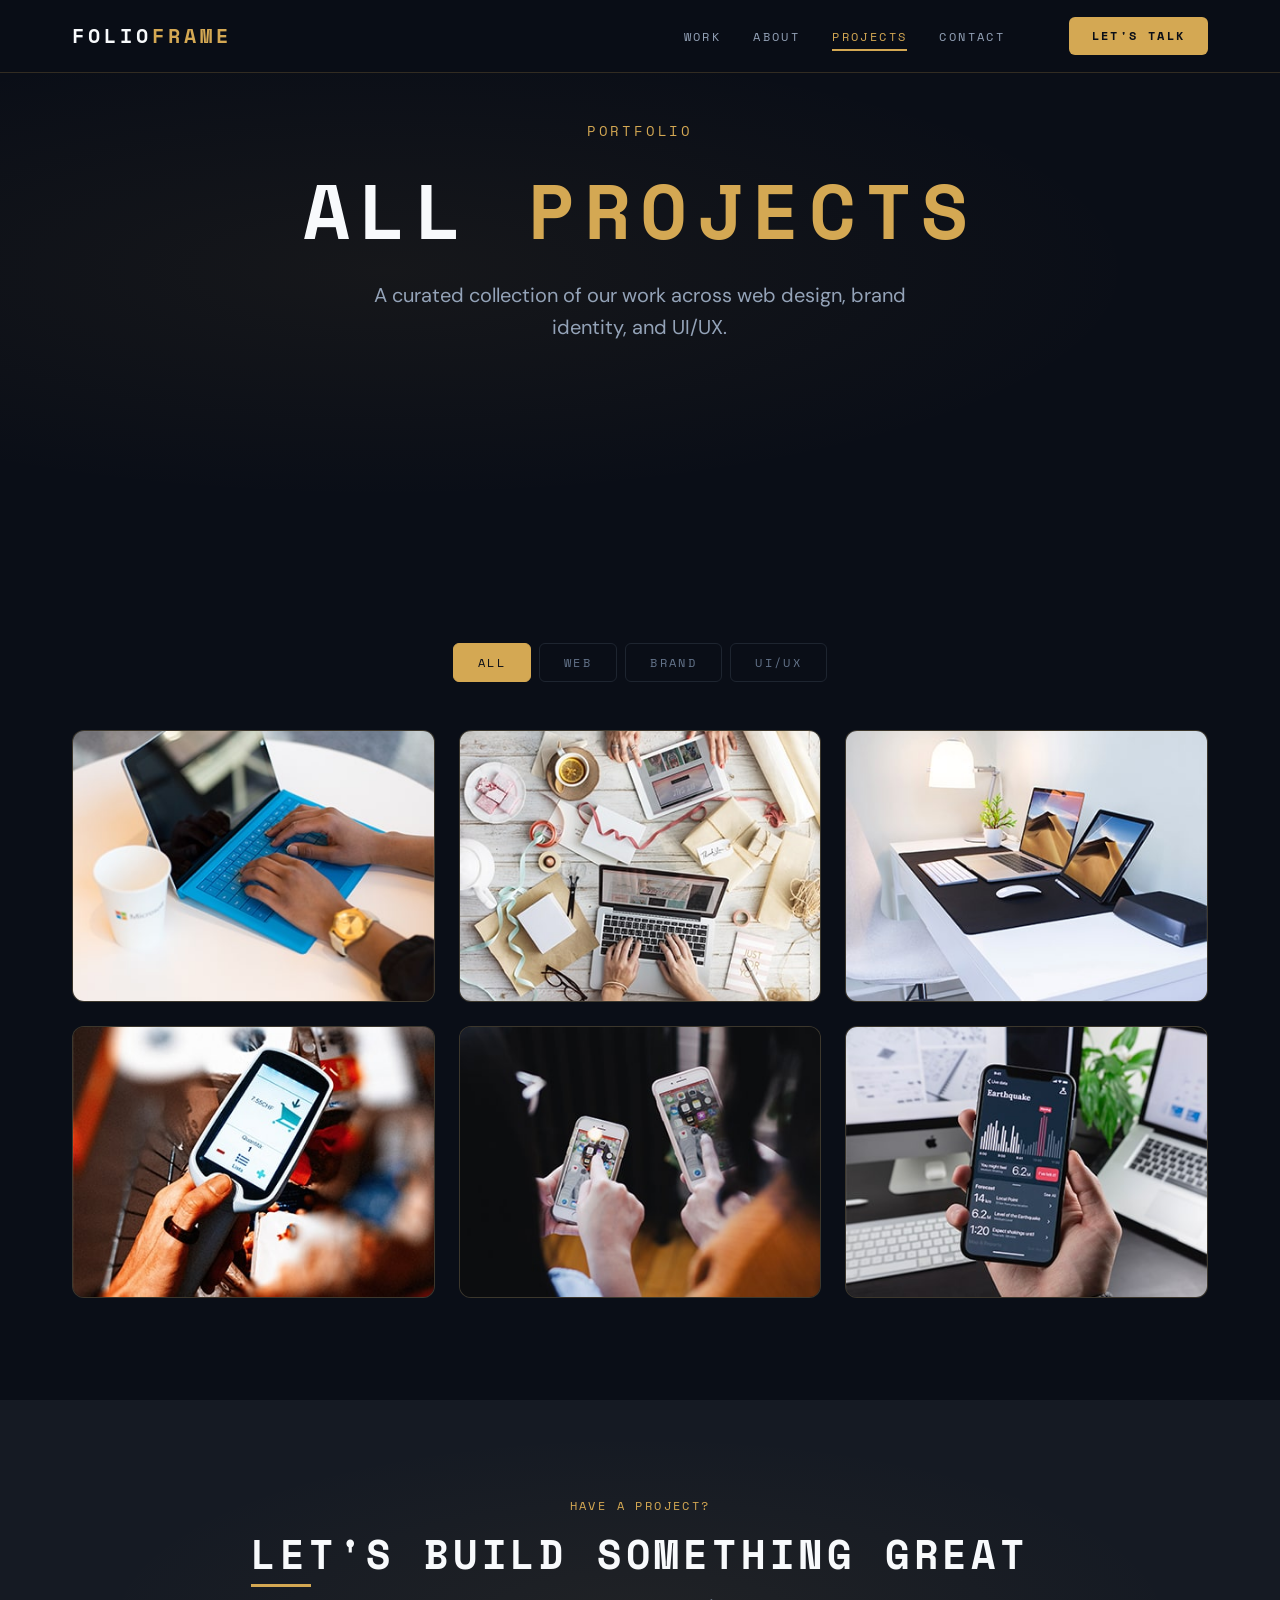
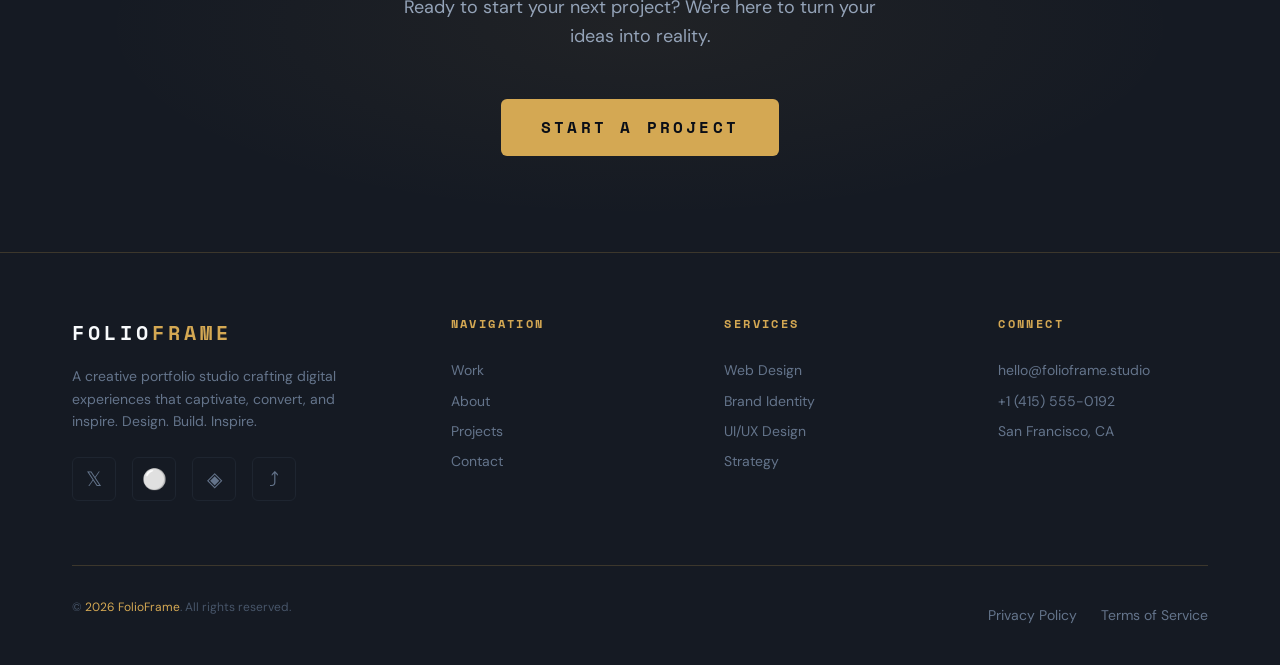
<file: projects.html>
<!DOCTYPE html>
<html lang="en">
<head>
  <meta charset="UTF-8">
  <meta name="viewport" content="width=device-width, initial-scale=1.0">
  <title>Projects — FOLIOFRAME</title>
  <meta name="description" content="Browse the full portfolio of FOLIOFRAME — web design, brand identity, and UI/UX projects.">
  <link rel="stylesheet" href="assets/css/style.css">
</head>
<body>

  <!-- ================================================================
       HEADER
       ================================================================ -->
  <header class="header">
    <div class="container header__inner">
      <a href="index.html" class="header__brand">Folio<span>Frame</span></a>
      <nav class="header__nav">
        <ul class="header__links">
          <li><a href="index.html">Work</a></li>
          <li><a href="about.html">About</a></li>
          <li><a href="projects.html" class="active">Projects</a></li>
          <li><a href="contact.html">Contact</a></li>
        </ul>
        <a href="contact.html" class="btn btn--primary btn--sm header__cta">Let's Talk</a>
      </nav>
      <div class="burger" role="button" aria-label="Toggle navigation" aria-expanded="false">
        <span></span>
        <span></span>
        <span></span>
      </div>
    </div>
  </header>

  <!-- ================================================================
       PAGE HERO
       ================================================================ -->
  <section class="hero" style="min-height:40vh;">
    <div class="hero__content reveal">
      <span class="hero__label">Portfolio</span>
      <h1 class="hero__title">All <span>Projects</span></h1>
      <p class="hero__subtitle">A curated collection of our work across web design, brand identity, and UI/UX.</p>
    </div>
  </section>

  <!-- ================================================================
       FILTER TABS + PORTFOLIO GRID
       ================================================================ -->
  <section class="section-darker">
    <div class="container">

      <div class="filter-tabs reveal">
        <button class="filter-tab active" data-filter="all">All</button>
        <button class="filter-tab" data-filter="web">Web</button>
        <button class="filter-tab" data-filter="brand">Brand</button>
        <button class="filter-tab" data-filter="uiux">UI/UX</button>
      </div>

      <div class="portfolio-grid reveal-stagger">

        <!-- Project 1 -->
        <div class="portfolio-item" data-category="web">
          <img src="assets/img/portfolio-1.jpg" alt="Nexus Dashboard — SaaS platform interface" class="portfolio-item__img" loading="lazy">
          <div class="portfolio-item__overlay">
            <span class="portfolio-item__category">Web Design</span>
            <h3 class="portfolio-item__title">Nexus Dashboard</h3>
            <a href="#" class="portfolio-item__link">View Case Study</a>
          </div>
        </div>

        <!-- Project 2 -->
        <div class="portfolio-item" data-category="brand">
          <img src="assets/img/portfolio-2.jpg" alt="Velvet Lounge — Premium brand identity" class="portfolio-item__img" loading="lazy">
          <div class="portfolio-item__overlay">
            <span class="portfolio-item__category">Brand Identity</span>
            <h3 class="portfolio-item__title">Velvet Lounge</h3>
            <a href="#" class="portfolio-item__link">View Case Study</a>
          </div>
        </div>

        <!-- Project 3 -->
        <div class="portfolio-item" data-category="uiux">
          <img src="assets/img/portfolio-3.jpg" alt="Pulse App — Health and fitness mobile app" class="portfolio-item__img" loading="lazy">
          <div class="portfolio-item__overlay">
            <span class="portfolio-item__category">UI/UX</span>
            <h3 class="portfolio-item__title">Pulse App</h3>
            <a href="#" class="portfolio-item__link">View Case Study</a>
          </div>
        </div>

        <!-- Project 4 -->
        <div class="portfolio-item" data-category="web">
          <img src="assets/img/portfolio-4.jpg" alt="Arcline Studio — Architecture portfolio site" class="portfolio-item__img" loading="lazy">
          <div class="portfolio-item__overlay">
            <span class="portfolio-item__category">Web Design</span>
            <h3 class="portfolio-item__title">Arcline Studio</h3>
            <a href="#" class="portfolio-item__link">View Case Study</a>
          </div>
        </div>

        <!-- Project 5 -->
        <div class="portfolio-item" data-category="brand">
          <img src="assets/img/portfolio-5.jpg" alt="Meridian Co — Corporate brand system" class="portfolio-item__img" loading="lazy">
          <div class="portfolio-item__overlay">
            <span class="portfolio-item__category">Brand Identity</span>
            <h3 class="portfolio-item__title">Meridian Co</h3>
            <a href="#" class="portfolio-item__link">View Case Study</a>
          </div>
        </div>

        <!-- Project 6 -->
        <div class="portfolio-item" data-category="uiux">
          <img src="assets/img/portfolio-6.jpg" alt="Zenith Platform — Enterprise product design" class="portfolio-item__img" loading="lazy">
          <div class="portfolio-item__overlay">
            <span class="portfolio-item__category">UI/UX</span>
            <h3 class="portfolio-item__title">Zenith Platform</h3>
            <a href="#" class="portfolio-item__link">View Case Study</a>
          </div>
        </div>

      </div>

    </div>
  </section>

  <!-- ================================================================
       CTA
       ================================================================ -->
  <section class="cta-section section-dark">
    <div class="container">
      <div class="reveal">
        <span class="text-gold mb-md" style="display:block;font-family:var(--ff-display);font-size:var(--fs-xs);text-transform:uppercase;letter-spacing:var(--ls-wider);">Have A Project?</span>
        <h2 class="section-title mb-lg">Let's Build Something Great</h2>
        <p class="section-subtitle mb-xl mx-auto">Ready to start your next project? We're here to turn your ideas into reality.</p>
        <a href="contact.html" class="btn btn--primary btn--lg">Start A Project</a>
      </div>
    </div>
  </section>

  <!-- ================================================================
       FOOTER
       ================================================================ -->
  <footer class="footer">
    <div class="container">
      <div class="footer__top">
        <div>
          <div class="footer__brand">Folio<span>Frame</span></div>
          <p class="footer__desc">A creative portfolio studio crafting digital experiences that captivate, convert, and inspire. Design. Build. Inspire.</p>
          <div class="social-links mt-lg">
            <a href="#" class="social-link" aria-label="Twitter">&#120143;</a>
            <a href="#" class="social-link" aria-label="Dribbble">&#9898;</a>
            <a href="#" class="social-link" aria-label="GitHub">&#9672;</a>
            <a href="#" class="social-link" aria-label="LinkedIn">&#10548;</a>
          </div>
        </div>
        <div>
          <h4 class="footer__heading">Navigation</h4>
          <div class="footer__links">
            <a href="index.html">Work</a>
            <a href="about.html">About</a>
            <a href="projects.html">Projects</a>
            <a href="contact.html">Contact</a>
          </div>
        </div>
        <div>
          <h4 class="footer__heading">Services</h4>
          <div class="footer__links">
            <a href="about.html">Web Design</a>
            <a href="about.html">Brand Identity</a>
            <a href="about.html">UI/UX Design</a>
            <a href="about.html">Strategy</a>
          </div>
        </div>
        <div>
          <h4 class="footer__heading">Connect</h4>
          <div class="footer__links">
            <a href="mailto:hello@folioframe.studio">hello@folioframe.studio</a>
            <a href="tel:+14155550192">+1 (415) 555-0192</a>
            <a href="contact.html">San Francisco, CA</a>
          </div>
        </div>
      </div>
      <div class="footer__bottom">
        <p class="footer__copy">&copy; <span data-year></span> <span>FolioFrame</span>. All rights reserved.</p>
        <div class="footer__links" style="display:flex;gap:var(--sp-lg);">
          <a href="#">Privacy Policy</a>
          <a href="#">Terms of Service</a>
        </div>
      </div>
    </div>
  </footer>

  <script src="assets/js/main.js"></script>
</body>
</html>
</file>
<file: assets/css/style.css>
/* ==========================================================================
   FOLIOFRAME — Creative Portfolio Design System
   ========================================================================== */

@import url('https://fonts.googleapis.com/css2?family=Space+Mono:wght@400;700&family=DM+Sans:wght@400;500;700&display=swap');

/* ==========================================================================
   Custom Properties
   ========================================================================== */

:root {
  /* Colors */
  --c-navy:        #0A0E17;
  --c-charcoal:    #151A23;
  --c-gold:        #D4A853;
  --c-gold-dim:    #b8923f;
  --c-gold-glow:   rgba(212, 168, 83, 0.15);
  --c-white:       #F8FAFC;
  --c-gray-100:    #E2E8F0;
  --c-gray-200:    #CBD5E1;
  --c-gray-300:    #94A3B8;
  --c-gray-400:    #64748B;
  --c-gray-500:    #475569;
  --c-overlay:     rgba(10, 14, 23, 0.85);
  --c-overlay-light: rgba(10, 14, 23, 0.55);
  --c-border:      rgba(212, 168, 83, 0.2);
  --c-border-solid:#1e2530;

  /* Typography */
  --ff-display:    'Space Mono', monospace;
  --ff-body:       'DM Sans', sans-serif;
  --fs-xs:         0.75rem;
  --fs-sm:         0.875rem;
  --fs-base:       1rem;
  --fs-md:         1.125rem;
  --fs-lg:         1.25rem;
  --fs-xl:         1.5rem;
  --fs-2xl:        2rem;
  --fs-3xl:        2.5rem;
  --fs-4xl:        3.5rem;
  --fs-hero:       clamp(2.5rem, 6vw, 5rem);
  --lh-tight:      1.15;
  --lh-snug:       1.35;
  --lh-normal:     1.6;
  --fw-regular:    400;
  --fw-medium:     500;
  --fw-bold:       700;
  --ls-wide:       0.12em;
  --ls-wider:      0.2em;

  /* Spacing */
  --sp-xs:         0.25rem;
  --sp-sm:         0.5rem;
  --sp-md:         1rem;
  --sp-lg:         1.5rem;
  --sp-xl:         2rem;
  --sp-2xl:        3rem;
  --sp-3xl:        4rem;
  --sp-4xl:        6rem;
  --sp-section:    clamp(4rem, 8vw, 8rem);

  /* Layout */
  --max-w:         1200px;
  --max-w-narrow:  900px;
  --gap:           1.5rem;
  --radius:        6px;
  --radius-lg:     12px;

  /* Transitions */
  --ease:          cubic-bezier(0.4, 0, 0.2, 1);
  --dur-fast:      0.15s;
  --dur-normal:    0.3s;
  --dur-slow:      0.5s;

  /* Shadows */
  --shadow-card:   0 4px 24px rgba(0, 0, 0, 0.3);
  --shadow-glow:   0 0 30px rgba(212, 168, 83, 0.08);
}

/* ==========================================================================
   Reset & Base
   ========================================================================== */

*,
*::before,
*::after {
  margin: 0;
  padding: 0;
  box-sizing: border-box;
}

html {
  scroll-behavior: smooth;
  -webkit-text-size-adjust: 100%;
}

body {
  font-family: var(--ff-body);
  font-size: var(--fs-base);
  line-height: var(--lh-normal);
  color: var(--c-gray-200);
  background: var(--c-navy);
  -webkit-font-smoothing: antialiased;
  -moz-osx-font-smoothing: grayscale;
  overflow-x: hidden;
}

img {
  max-width: 100%;
  height: auto;
  display: block;
}

a {
  color: var(--c-gold);
  text-decoration: none;
  transition: color var(--dur-fast) var(--ease);
}

a:hover {
  color: var(--c-gold-dim);
}

ul,
ol {
  list-style: none;
}

button {
  cursor: pointer;
  font-family: inherit;
  border: none;
  background: none;
  color: inherit;
}

input,
textarea,
select {
  font-family: inherit;
  font-size: inherit;
  color: inherit;
}

::selection {
  background: var(--c-gold);
  color: var(--c-navy);
}

/* ==========================================================================
   Typography
   ========================================================================== */

h1, h2, h3, h4, h5, h6 {
  font-family: var(--ff-display);
  font-weight: var(--fw-bold);
  color: var(--c-white);
  line-height: var(--lh-tight);
  text-transform: uppercase;
  letter-spacing: var(--ls-wide);
}

h1 { font-size: var(--fs-4xl); }
h2 { font-size: var(--fs-3xl); }
h3 { font-size: var(--fs-xl); }
h4 { font-size: var(--fs-lg); }

.section-title {
  font-size: var(--fs-3xl);
  margin-bottom: var(--sp-md);
  position: relative;
  display: inline-block;
}

.section-title::after {
  content: '';
  position: absolute;
  bottom: -10px;
  left: 0;
  width: 60px;
  height: 3px;
  background: var(--c-gold);
}

.section-subtitle {
  font-family: var(--ff-body);
  color: var(--c-gray-300);
  font-size: var(--fs-md);
  max-width: 560px;
  text-transform: none;
  letter-spacing: normal;
  font-weight: var(--fw-regular);
  line-height: var(--lh-normal);
}

p {
  margin-bottom: var(--sp-md);
}

.text-gold { color: var(--c-gold); }
.text-white { color: var(--c-white); }
.text-muted { color: var(--c-gray-400); }
.text-center { text-align: center; }

/* ==========================================================================
   Layout
   ========================================================================== */

.container {
  width: 100%;
  max-width: var(--max-w);
  margin: 0 auto;
  padding: 0 var(--sp-xl);
}

.container--narrow {
  max-width: var(--max-w-narrow);
}

section {
  padding: var(--sp-section) 0;
}

.section-dark {
  background: var(--c-charcoal);
}

.section-darker {
  background: var(--c-navy);
}

/* ==========================================================================
   Buttons
   ========================================================================== */

.btn {
  display: inline-flex;
  align-items: center;
  justify-content: center;
  gap: var(--sp-sm);
  font-family: var(--ff-display);
  font-size: var(--fs-sm);
  font-weight: var(--fw-bold);
  text-transform: uppercase;
  letter-spacing: var(--ls-wider);
  padding: 0.85rem 2rem;
  border-radius: var(--radius);
  transition: all var(--dur-normal) var(--ease);
  white-space: nowrap;
  position: relative;
  overflow: hidden;
}

.btn--primary {
  background: var(--c-gold);
  color: var(--c-navy);
}

.btn--primary:hover {
  background: var(--c-gold-dim);
  color: var(--c-navy);
  transform: translateY(-2px);
  box-shadow: 0 6px 20px rgba(212, 168, 83, 0.3);
}

.btn--outline {
  border: 2px solid var(--c-gold);
  color: var(--c-gold);
  background: transparent;
}

.btn--outline:hover {
  background: var(--c-gold);
  color: var(--c-navy);
  transform: translateY(-2px);
}

.btn--sm {
  font-size: var(--fs-xs);
  padding: 0.6rem 1.4rem;
}

.btn--lg {
  font-size: var(--fs-base);
  padding: 1rem 2.5rem;
}

/* ==========================================================================
   Header
   ========================================================================== */

.header {
  position: fixed;
  top: 0;
  left: 0;
  right: 0;
  z-index: 1000;
  background: rgba(10, 14, 23, 0.92);
  backdrop-filter: blur(12px);
  -webkit-backdrop-filter: blur(12px);
  border-bottom: 1px solid var(--c-border);
  transition: background var(--dur-normal) var(--ease);
}

.header__inner {
  display: flex;
  align-items: center;
  justify-content: space-between;
  height: 72px;
}

.header__brand {
  font-family: var(--ff-display);
  font-size: var(--fs-lg);
  font-weight: var(--fw-bold);
  color: var(--c-white);
  letter-spacing: var(--ls-wider);
  text-transform: uppercase;
}

.header__brand span {
  color: var(--c-gold);
}

.header__nav {
  display: flex;
  align-items: center;
  gap: var(--sp-2xl);
}

.header__links {
  display: flex;
  align-items: center;
  gap: var(--sp-xl);
}

.header__links a {
  font-family: var(--ff-display);
  font-size: var(--fs-xs);
  text-transform: uppercase;
  letter-spacing: var(--ls-wider);
  color: var(--c-gray-300);
  position: relative;
  padding: 4px 0;
}

.header__links a::after {
  content: '';
  position: absolute;
  bottom: -2px;
  left: 0;
  width: 0;
  height: 2px;
  background: var(--c-gold);
  transition: width var(--dur-normal) var(--ease);
}

.header__links a:hover,
.header__links a.active {
  color: var(--c-gold);
}

.header__links a:hover::after,
.header__links a.active::after {
  width: 100%;
}

.header__cta {
  margin-left: var(--sp-md);
}

/* Burger */
.burger {
  display: none;
  flex-direction: column;
  justify-content: center;
  gap: 5px;
  width: 28px;
  height: 28px;
  cursor: pointer;
  z-index: 1001;
}

.burger span {
  display: block;
  width: 100%;
  height: 2px;
  background: var(--c-white);
  border-radius: 2px;
  transition: all var(--dur-normal) var(--ease);
  transform-origin: center;
}

.burger.open span:nth-child(1) {
  transform: rotate(45deg) translate(5px, 5px);
}

.burger.open span:nth-child(2) {
  opacity: 0;
  transform: scaleX(0);
}

.burger.open span:nth-child(3) {
  transform: rotate(-45deg) translate(5px, -5px);
}

/* ==========================================================================
   Mobile Nav Overlay
   ========================================================================== */

.mobile-nav {
  display: none;
  position: fixed;
  inset: 0;
  z-index: 999;
  background: var(--c-overlay);
  flex-direction: column;
  align-items: center;
  justify-content: center;
  gap: var(--sp-xl);
  opacity: 0;
  visibility: hidden;
  transition: opacity var(--dur-normal) var(--ease),
              visibility var(--dur-normal) var(--ease);
}

.mobile-nav.open {
  opacity: 1;
  visibility: visible;
}

.mobile-nav a {
  font-family: var(--ff-display);
  font-size: var(--fs-2xl);
  text-transform: uppercase;
  letter-spacing: var(--ls-wider);
  color: var(--c-white);
  transition: color var(--dur-fast) var(--ease);
}

.mobile-nav a:hover,
.mobile-nav a.active {
  color: var(--c-gold);
}

/* ==========================================================================
   Hero
   ========================================================================== */

.hero {
  min-height: 100vh;
  display: flex;
  align-items: center;
  justify-content: center;
  text-align: center;
  padding-top: 72px;
  position: relative;
  overflow: hidden;
}

.hero::before {
  content: '';
  position: absolute;
  inset: 0;
  background: radial-gradient(ellipse at 30% 50%, rgba(212, 168, 83, 0.06) 0%, transparent 60%);
  pointer-events: none;
}

.hero__content {
  position: relative;
  z-index: 1;
  max-width: 800px;
  padding: var(--sp-2xl);
}

.hero__label {
  font-family: var(--ff-display);
  font-size: var(--fs-sm);
  color: var(--c-gold);
  text-transform: uppercase;
  letter-spacing: var(--ls-wider);
  margin-bottom: var(--sp-lg);
  display: block;
}

.hero__title {
  font-size: var(--fs-hero);
  color: var(--c-white);
  margin-bottom: var(--sp-lg);
  line-height: var(--lh-tight);
}

.hero__title span {
  color: var(--c-gold);
}

.hero__subtitle {
  font-family: var(--ff-body);
  font-size: var(--fs-lg);
  color: var(--c-gray-300);
  max-width: 540px;
  margin: 0 auto var(--sp-2xl);
  line-height: var(--lh-normal);
  text-transform: none;
  letter-spacing: normal;
  font-weight: var(--fw-regular);
}

.hero__actions {
  display: flex;
  gap: var(--sp-md);
  justify-content: center;
  flex-wrap: wrap;
}

.hero__scroll {
  position: absolute;
  bottom: 2rem;
  left: 50%;
  transform: translateX(-50%);
  color: var(--c-gray-400);
  font-family: var(--ff-display);
  font-size: var(--fs-xs);
  text-transform: uppercase;
  letter-spacing: var(--ls-wider);
  display: flex;
  flex-direction: column;
  align-items: center;
  gap: var(--sp-sm);
}

.hero__scroll::after {
  content: '';
  width: 1px;
  height: 40px;
  background: linear-gradient(to bottom, var(--c-gold), transparent);
  animation: scrollPulse 2s ease-in-out infinite;
}

@keyframes scrollPulse {
  0%, 100% { opacity: 0.4; transform: scaleY(0.7); }
  50% { opacity: 1; transform: scaleY(1); }
}

/* Page Hero (inner pages) */
.hero--page {
  min-height: 50vh;
  background-size: cover;
  background-position: center;
  position: relative;
}

.hero--page::before {
  content: '';
  position: absolute;
  inset: 0;
  background: linear-gradient(to bottom, rgba(10, 14, 23, 0.7), rgba(10, 14, 23, 0.95));
}

.hero--page .hero__content {
  text-align: left;
  align-items: flex-start;
}

/* ==========================================================================
   Portfolio Grid
   ========================================================================== */

.portfolio-grid {
  display: grid;
  grid-template-columns: repeat(3, 1fr);
  gap: var(--gap);
}

.portfolio-item {
  position: relative;
  border-radius: var(--radius-lg);
  overflow: hidden;
  aspect-ratio: 4 / 3;
  background: var(--c-charcoal);
  border: 1px solid var(--c-border);
  transition: transform var(--dur-normal) var(--ease),
              box-shadow var(--dur-normal) var(--ease);
}

.portfolio-item:hover {
  transform: translateY(-4px);
  box-shadow: var(--shadow-glow);
}

.portfolio-item__img {
  width: 100%;
  height: 100%;
  object-fit: cover;
  transition: transform var(--dur-slow) var(--ease);
}

.portfolio-item:hover .portfolio-item__img {
  transform: scale(1.05);
}

.portfolio-item__overlay {
  position: absolute;
  inset: 0;
  background: var(--c-overlay);
  display: flex;
  flex-direction: column;
  align-items: center;
  justify-content: center;
  opacity: 0;
  transition: opacity var(--dur-normal) var(--ease);
  padding: var(--sp-xl);
  text-align: center;
}

.portfolio-item:hover .portfolio-item__overlay {
  opacity: 1;
}

.portfolio-item__category {
  font-family: var(--ff-display);
  font-size: var(--fs-xs);
  color: var(--c-gold);
  text-transform: uppercase;
  letter-spacing: var(--ls-wider);
  margin-bottom: var(--sp-sm);
}

.portfolio-item__title {
  font-family: var(--ff-display);
  font-size: var(--fs-lg);
  color: var(--c-white);
  text-transform: uppercase;
  letter-spacing: var(--ls-wide);
  margin-bottom: var(--sp-md);
}

.portfolio-item__link {
  font-family: var(--ff-display);
  font-size: var(--fs-xs);
  color: var(--c-gold);
  text-transform: uppercase;
  letter-spacing: var(--ls-wider);
  border-bottom: 1px solid var(--c-gold);
  padding-bottom: 2px;
  transition: opacity var(--dur-fast) var(--ease);
}

.portfolio-item__link:hover {
  opacity: 0.7;
}

/* ==========================================================================
   Filter Tabs
   ========================================================================== */

.filter-tabs {
  display: flex;
  gap: var(--sp-sm);
  flex-wrap: wrap;
  margin-bottom: var(--sp-2xl);
  justify-content: center;
}

.filter-tab {
  font-family: var(--ff-display);
  font-size: var(--fs-xs);
  text-transform: uppercase;
  letter-spacing: var(--ls-wider);
  padding: 0.6rem 1.5rem;
  border: 1px solid var(--c-border-solid);
  border-radius: var(--radius);
  color: var(--c-gray-400);
  background: transparent;
  cursor: pointer;
  transition: all var(--dur-normal) var(--ease);
}

.filter-tab:hover {
  border-color: var(--c-gold);
  color: var(--c-gold);
}

.filter-tab.active {
  background: var(--c-gold);
  color: var(--c-navy);
  border-color: var(--c-gold);
}

/* ==========================================================================
   Cards
   ========================================================================== */

.card {
  background: var(--c-charcoal);
  border: 1px solid var(--c-border);
  border-radius: var(--radius-lg);
  padding: var(--sp-2xl);
  transition: transform var(--dur-normal) var(--ease),
              box-shadow var(--dur-normal) var(--ease),
              border-color var(--dur-normal) var(--ease);
}

.card:hover {
  transform: translateY(-4px);
  box-shadow: var(--shadow-glow);
  border-color: rgba(212, 168, 83, 0.35);
}

.card__icon {
  width: 48px;
  height: 48px;
  display: flex;
  align-items: center;
  justify-content: center;
  background: var(--c-gold-glow);
  border-radius: var(--radius);
  color: var(--c-gold);
  font-size: var(--fs-xl);
  margin-bottom: var(--sp-lg);
}

.card__title {
  font-size: var(--fs-lg);
  margin-bottom: var(--sp-md);
}

.card__text {
  color: var(--c-gray-300);
  line-height: var(--lh-normal);
  font-size: var(--fs-sm);
}

/* Services Grid */
.services-grid {
  display: grid;
  grid-template-columns: repeat(3, 1fr);
  gap: var(--gap);
}

/* ==========================================================================
   About / Profile
   ========================================================================== */

.about-intro {
  display: grid;
  grid-template-columns: 1fr 1.2fr;
  gap: var(--sp-3xl);
  align-items: center;
}

.about-intro__image {
  border-radius: var(--radius-lg);
  overflow: hidden;
  border: 2px solid var(--c-border);
  position: relative;
}

.about-intro__image img {
  width: 100%;
  aspect-ratio: 3 / 4;
  object-fit: cover;
}

.about-intro__content h2 {
  margin-bottom: var(--sp-lg);
}

.about-intro__content p {
  color: var(--c-gray-300);
  line-height: var(--lh-normal);
}

.skills-grid {
  display: grid;
  grid-template-columns: repeat(auto-fill, minmax(140px, 1fr));
  gap: var(--sp-md);
  margin-top: var(--sp-xl);
}

.skill-tag {
  font-family: var(--ff-display);
  font-size: var(--fs-xs);
  text-transform: uppercase;
  letter-spacing: var(--ls-wider);
  padding: 0.5rem 1rem;
  background: var(--c-navy);
  border: 1px solid var(--c-border);
  border-radius: var(--radius);
  color: var(--c-gray-300);
  text-align: center;
  transition: all var(--dur-normal) var(--ease);
}

.skill-tag:hover {
  border-color: var(--c-gold);
  color: var(--c-gold);
  background: var(--c-gold-glow);
}

/* Process Steps */
.process-grid {
  display: grid;
  grid-template-columns: repeat(3, 1fr);
  gap: var(--gap);
}

.process-step {
  position: relative;
  text-align: center;
  padding: var(--sp-2xl);
}

.process-step__number {
  font-family: var(--ff-display);
  font-size: var(--fs-4xl);
  font-weight: var(--fw-bold);
  color: var(--c-gold);
  opacity: 0.2;
  line-height: 1;
  margin-bottom: var(--sp-lg);
}

.process-step__title {
  font-size: var(--fs-lg);
  margin-bottom: var(--sp-md);
}

.process-step__text {
  color: var(--c-gray-300);
  font-size: var(--fs-sm);
  line-height: var(--lh-normal);
}

/* ==========================================================================
   Testimonials
   ========================================================================== */

.testimonials-grid {
  display: grid;
  grid-template-columns: repeat(3, 1fr);
  gap: var(--gap);
}

.testimonial-card {
  background: var(--c-charcoal);
  border: 1px solid var(--c-border);
  border-radius: var(--radius-lg);
  padding: var(--sp-2xl);
  display: flex;
  flex-direction: column;
  transition: transform var(--dur-normal) var(--ease),
              border-color var(--dur-normal) var(--ease);
}

.testimonial-card:hover {
  transform: translateY(-4px);
  border-color: rgba(212, 168, 83, 0.35);
}

.testimonial-card__stars {
  color: var(--c-gold);
  font-size: var(--fs-sm);
  margin-bottom: var(--sp-md);
  letter-spacing: 2px;
}

.testimonial-card__quote {
  font-family: var(--ff-body);
  font-size: var(--fs-sm);
  color: var(--c-gray-200);
  line-height: var(--lh-normal);
  flex: 1;
  margin-bottom: var(--sp-xl);
  font-style: italic;
}

.testimonial-card__author {
  display: flex;
  align-items: center;
  gap: var(--sp-md);
}

.testimonial-card__avatar {
  width: 44px;
  height: 44px;
  border-radius: 50%;
  object-fit: cover;
  border: 2px solid var(--c-border);
}

.testimonial-card__name {
  font-family: var(--ff-display);
  font-size: var(--fs-sm);
  color: var(--c-white);
  text-transform: uppercase;
  letter-spacing: var(--ls-wide);
}

.testimonial-card__role {
  font-size: var(--fs-xs);
  color: var(--c-gray-400);
  margin-top: 2px;
}

/* ==========================================================================
   Contact Form
   ========================================================================== */

.contact-grid {
  display: grid;
  grid-template-columns: 1fr 1.2fr;
  gap: var(--sp-3xl);
  align-items: start;
}

.form-group {
  margin-bottom: var(--sp-lg);
}

.form-group label {
  display: block;
  font-family: var(--ff-display);
  font-size: var(--fs-xs);
  text-transform: uppercase;
  letter-spacing: var(--ls-wider);
  color: var(--c-gray-300);
  margin-bottom: var(--sp-sm);
}

.form-group input,
.form-group textarea,
.form-group select {
  width: 100%;
  padding: 0.85rem 1rem;
  background: var(--c-navy);
  border: 1px solid var(--c-border-solid);
  border-radius: var(--radius);
  color: var(--c-white);
  font-size: var(--fs-base);
  transition: border-color var(--dur-normal) var(--ease);
  outline: none;
}

.form-group input::placeholder,
.form-group textarea::placeholder {
  color: var(--c-gray-500);
}

.form-group input:focus,
.form-group textarea:focus,
.form-group select:focus {
  border-color: var(--c-gold);
}

.form-group textarea {
  resize: vertical;
  min-height: 140px;
}

.form-ok,
.form-err {
  font-family: var(--ff-display);
  font-size: var(--fs-xs);
  text-transform: uppercase;
  letter-spacing: var(--ls-wider);
  padding: var(--sp-md);
  border-radius: var(--radius);
  margin-top: var(--sp-md);
  display: none;
}

.form-ok {
  background: rgba(34, 197, 94, 0.1);
  border: 1px solid rgba(34, 197, 94, 0.3);
  color: #22c55e;
}

.form-err {
  background: rgba(239, 68, 68, 0.1);
  border: 1px solid rgba(239, 68, 68, 0.3);
  color: #ef4444;
}

/* Contact Info Cards */
.contact-info-grid {
  display: grid;
  grid-template-columns: repeat(3, 1fr);
  gap: var(--gap);
  margin-bottom: var(--sp-2xl);
}

.contact-info-card {
  background: var(--c-charcoal);
  border: 1px solid var(--c-border);
  border-radius: var(--radius-lg);
  padding: var(--sp-xl);
  text-align: center;
  transition: transform var(--dur-normal) var(--ease),
              border-color var(--dur-normal) var(--ease);
}

.contact-info-card:hover {
  transform: translateY(-4px);
  border-color: rgba(212, 168, 83, 0.35);
}

.contact-info-card__icon {
  font-size: var(--fs-2xl);
  color: var(--c-gold);
  margin-bottom: var(--sp-md);
}

.contact-info-card__label {
  font-family: var(--ff-display);
  font-size: var(--fs-xs);
  text-transform: uppercase;
  letter-spacing: var(--ls-wider);
  color: var(--c-gray-400);
  margin-bottom: var(--sp-sm);
}

.contact-info-card__value {
  font-family: var(--ff-body);
  font-size: var(--fs-sm);
  color: var(--c-white);
}

.contact-info-card__value a {
  color: var(--c-white);
}

.contact-info-card__value a:hover {
  color: var(--c-gold);
}

/* Map Placeholder */
.map-placeholder {
  width: 100%;
  height: 300px;
  background: var(--c-charcoal);
  border: 1px solid var(--c-border);
  border-radius: var(--radius-lg);
  display: flex;
  align-items: center;
  justify-content: center;
  color: var(--c-gray-400);
  font-family: var(--ff-display);
  font-size: var(--fs-xs);
  text-transform: uppercase;
  letter-spacing: var(--ls-wider);
}

/* ==========================================================================
   Social Links
   ========================================================================== */

.social-links {
  display: flex;
  gap: var(--sp-md);
}

.social-link {
  width: 44px;
  height: 44px;
  display: flex;
  align-items: center;
  justify-content: center;
  border: 1px solid var(--c-border-solid);
  border-radius: var(--radius);
  color: var(--c-gray-400);
  font-size: var(--fs-lg);
  transition: all var(--dur-normal) var(--ease);
}

.social-link:hover {
  border-color: var(--c-gold);
  color: var(--c-gold);
  background: var(--c-gold-glow);
}

/* ==========================================================================
   CTA Section
   ========================================================================== */

.cta-section {
  text-align: center;
  padding: var(--sp-4xl) 0;
  position: relative;
}

.cta-section::before {
  content: '';
  position: absolute;
  inset: 0;
  background: radial-gradient(ellipse at center, rgba(212, 168, 83, 0.06) 0%, transparent 60%);
  pointer-events: none;
}

.cta-section h2 {
  margin-bottom: var(--sp-md);
}

.cta-section p {
  color: var(--c-gray-300);
  max-width: 480px;
  margin: 0 auto var(--sp-2xl);
}

/* ==========================================================================
   Footer
   ========================================================================== */

.footer {
  background: var(--c-charcoal);
  border-top: 1px solid var(--c-border);
  padding: var(--sp-3xl) 0 var(--sp-xl);
}

.footer__top {
  display: grid;
  grid-template-columns: 1.5fr 1fr 1fr 1fr;
  gap: var(--sp-3xl);
  margin-bottom: var(--sp-3xl);
}

.footer__brand {
  font-family: var(--ff-display);
  font-size: var(--fs-lg);
  font-weight: var(--fw-bold);
  color: var(--c-white);
  letter-spacing: var(--ls-wider);
  text-transform: uppercase;
  margin-bottom: var(--sp-md);
}

.footer__brand span {
  color: var(--c-gold);
}

.footer__desc {
  font-size: var(--fs-sm);
  color: var(--c-gray-400);
  line-height: var(--lh-normal);
  max-width: 300px;
}

.footer__heading {
  font-family: var(--ff-display);
  font-size: var(--fs-xs);
  text-transform: uppercase;
  letter-spacing: var(--ls-wider);
  color: var(--c-gold);
  margin-bottom: var(--sp-lg);
}

.footer__links a {
  display: block;
  font-size: var(--fs-sm);
  color: var(--c-gray-400);
  padding: var(--sp-xs) 0;
  transition: color var(--dur-fast) var(--ease);
}

.footer__links a:hover {
  color: var(--c-gold);
}

.footer__bottom {
  border-top: 1px solid var(--c-border);
  padding-top: var(--sp-xl);
  display: flex;
  align-items: center;
  justify-content: space-between;
  flex-wrap: wrap;
  gap: var(--sp-md);
}

.footer__copy {
  font-size: var(--fs-xs);
  color: var(--c-gray-500);
}

.footer__copy span {
  color: var(--c-gold);
}

/* ==========================================================================
   Reveal Animations
   ========================================================================== */

.reveal {
  opacity: 0;
  transform: translateY(30px);
  transition: opacity 0.7s var(--ease),
              transform 0.7s var(--ease);
}

.reveal.revealed {
  opacity: 1;
  transform: translateY(0);
}

.reveal-delay-1 { transition-delay: 0.1s; }
.reveal-delay-2 { transition-delay: 0.2s; }
.reveal-delay-3 { transition-delay: 0.3s; }
.reveal-delay-4 { transition-delay: 0.4s; }

/* Stagger children */
.reveal-stagger > * {
  opacity: 0;
  transform: translateY(20px);
  transition: opacity 0.5s var(--ease), transform 0.5s var(--ease);
}

.reveal-stagger.revealed > *:nth-child(1) { transition-delay: 0.05s; }
.reveal-stagger.revealed > *:nth-child(2) { transition-delay: 0.12s; }
.reveal-stagger.revealed > *:nth-child(3) { transition-delay: 0.19s; }
.reveal-stagger.revealed > *:nth-child(4) { transition-delay: 0.26s; }
.reveal-stagger.revealed > *:nth-child(5) { transition-delay: 0.33s; }
.reveal-stagger.revealed > *:nth-child(6) { transition-delay: 0.40s; }

.reveal-stagger.revealed > * {
  opacity: 1;
  transform: translateY(0);
}

/* Reduced motion */
@media (prefers-reduced-motion: reduce) {
  .reveal,
  .reveal-stagger > * {
    opacity: 1;
    transform: none;
    transition: none;
  }

  .hero__scroll::after {
    animation: none;
  }
}

/* ==========================================================================
   Utilities
   ========================================================================== */

.sr-only {
  position: absolute;
  width: 1px;
  height: 1px;
  padding: 0;
  margin: -1px;
  overflow: hidden;
  clip: rect(0, 0, 0, 0);
  white-space: nowrap;
  border: 0;
}

.mb-0  { margin-bottom: 0; }
.mb-sm { margin-bottom: var(--sp-sm); }
.mb-md { margin-bottom: var(--sp-md); }
.mb-lg { margin-bottom: var(--sp-lg); }
.mb-xl { margin-bottom: var(--sp-xl); }
.mb-2xl { margin-bottom: var(--sp-2xl); }
.mb-3xl { margin-bottom: var(--sp-3xl); }

.mt-0  { margin-top: 0; }
.mt-sm { margin-top: var(--sp-sm); }
.mt-md { margin-top: var(--sp-md); }
.mt-lg { margin-top: var(--sp-lg); }
.mt-xl { margin-top: var(--sp-xl); }
.mt-2xl { margin-top: var(--sp-2xl); }

.gap-md { gap: var(--sp-md); }
.gap-lg { gap: var(--sp-lg); }

.flex { display: flex; }
.flex-col { flex-direction: column; }
.items-center { align-items: center; }
.justify-center { justify-content: center; }
.justify-between { justify-content: space-between; }
.flex-wrap { flex-wrap: wrap; }

/* ==========================================================================
   Responsive — Tablet (980px)
   ========================================================================== */

@media (max-width: 980px) {
  .portfolio-grid {
    grid-template-columns: repeat(2, 1fr);
  }

  .services-grid {
    grid-template-columns: repeat(2, 1fr);
  }

  .testimonials-grid {
    grid-template-columns: repeat(2, 1fr);
  }

  .footer__top {
    grid-template-columns: 1fr 1fr;
    gap: var(--sp-2xl);
  }

  .about-intro {
    grid-template-columns: 1fr;
    gap: var(--sp-2xl);
  }

  .contact-grid {
    grid-template-columns: 1fr;
  }

  .contact-info-grid {
    grid-template-columns: repeat(3, 1fr);
  }

  .process-grid {
    grid-template-columns: repeat(3, 1fr);
  }
}

/* ==========================================================================
   Responsive — Mobile (720px)
   ========================================================================== */

@media (max-width: 720px) {
  .burger {
    display: flex;
  }

  .mobile-nav {
    display: flex;
  }

  .header__nav {
    position: fixed;
    top: 0;
    right: 0;
    bottom: 0;
    width: 100%;
    background: var(--c-overlay);
    flex-direction: column;
    justify-content: center;
    align-items: center;
    gap: var(--sp-xl);
    opacity: 0;
    visibility: hidden;
    transition: opacity var(--dur-normal) var(--ease),
                visibility var(--dur-normal) var(--ease);
    z-index: 1000;
  }

  .header__nav.open {
    opacity: 1;
    visibility: visible;
  }

  .header__links {
    flex-direction: column;
    gap: var(--sp-lg);
  }

  .header__links a {
    font-size: var(--fs-base);
  }

  .header__cta {
    margin-left: 0;
  }

  h1 { font-size: var(--fs-2xl); }
  h2 { font-size: var(--fs-2xl); }
  h3 { font-size: var(--fs-lg); }

  .section-title {
    font-size: var(--fs-2xl);
  }

  .portfolio-grid {
    grid-template-columns: 1fr;
  }

  .services-grid {
    grid-template-columns: 1fr;
  }

  .testimonials-grid {
    grid-template-columns: 1fr;
  }

  .contact-info-grid {
    grid-template-columns: 1fr;
  }

  .process-grid {
    grid-template-columns: 1fr;
  }

  .footer__top {
    grid-template-columns: 1fr;
    gap: var(--sp-xl);
  }

  .footer__bottom {
    flex-direction: column;
    text-align: center;
  }

  .hero__title {
    font-size: clamp(2rem, 8vw, 3.5rem);
  }

  .about-intro {
    grid-template-columns: 1fr;
  }

  .about-intro__image {
    max-width: 320px;
    margin: 0 auto;
  }

  .skills-grid {
    grid-template-columns: repeat(2, 1fr);
  }

  .filter-tabs {
    justify-content: flex-start;
    overflow-x: auto;
    flex-wrap: nowrap;
    padding-bottom: var(--sp-sm);
  }

  .filter-tab {
    flex-shrink: 0;
  }

  .contact-grid {
    grid-template-columns: 1fr;
  }

  .contact-info-grid {
    grid-template-columns: 1fr;
  }

  .cta-section {
    padding: var(--sp-3xl) 0;
  }
}

/* ==========================================================================
   Scrollbar Styling
   ========================================================================== */

::-webkit-scrollbar {
  width: 8px;
}

::-webkit-scrollbar-track {
  background: var(--c-navy);
}

::-webkit-scrollbar-thumb {
  background: var(--c-gray-500);
  border-radius: 4px;
}

::-webkit-scrollbar-thumb:hover {
  background: var(--c-gold);
}
</file>
